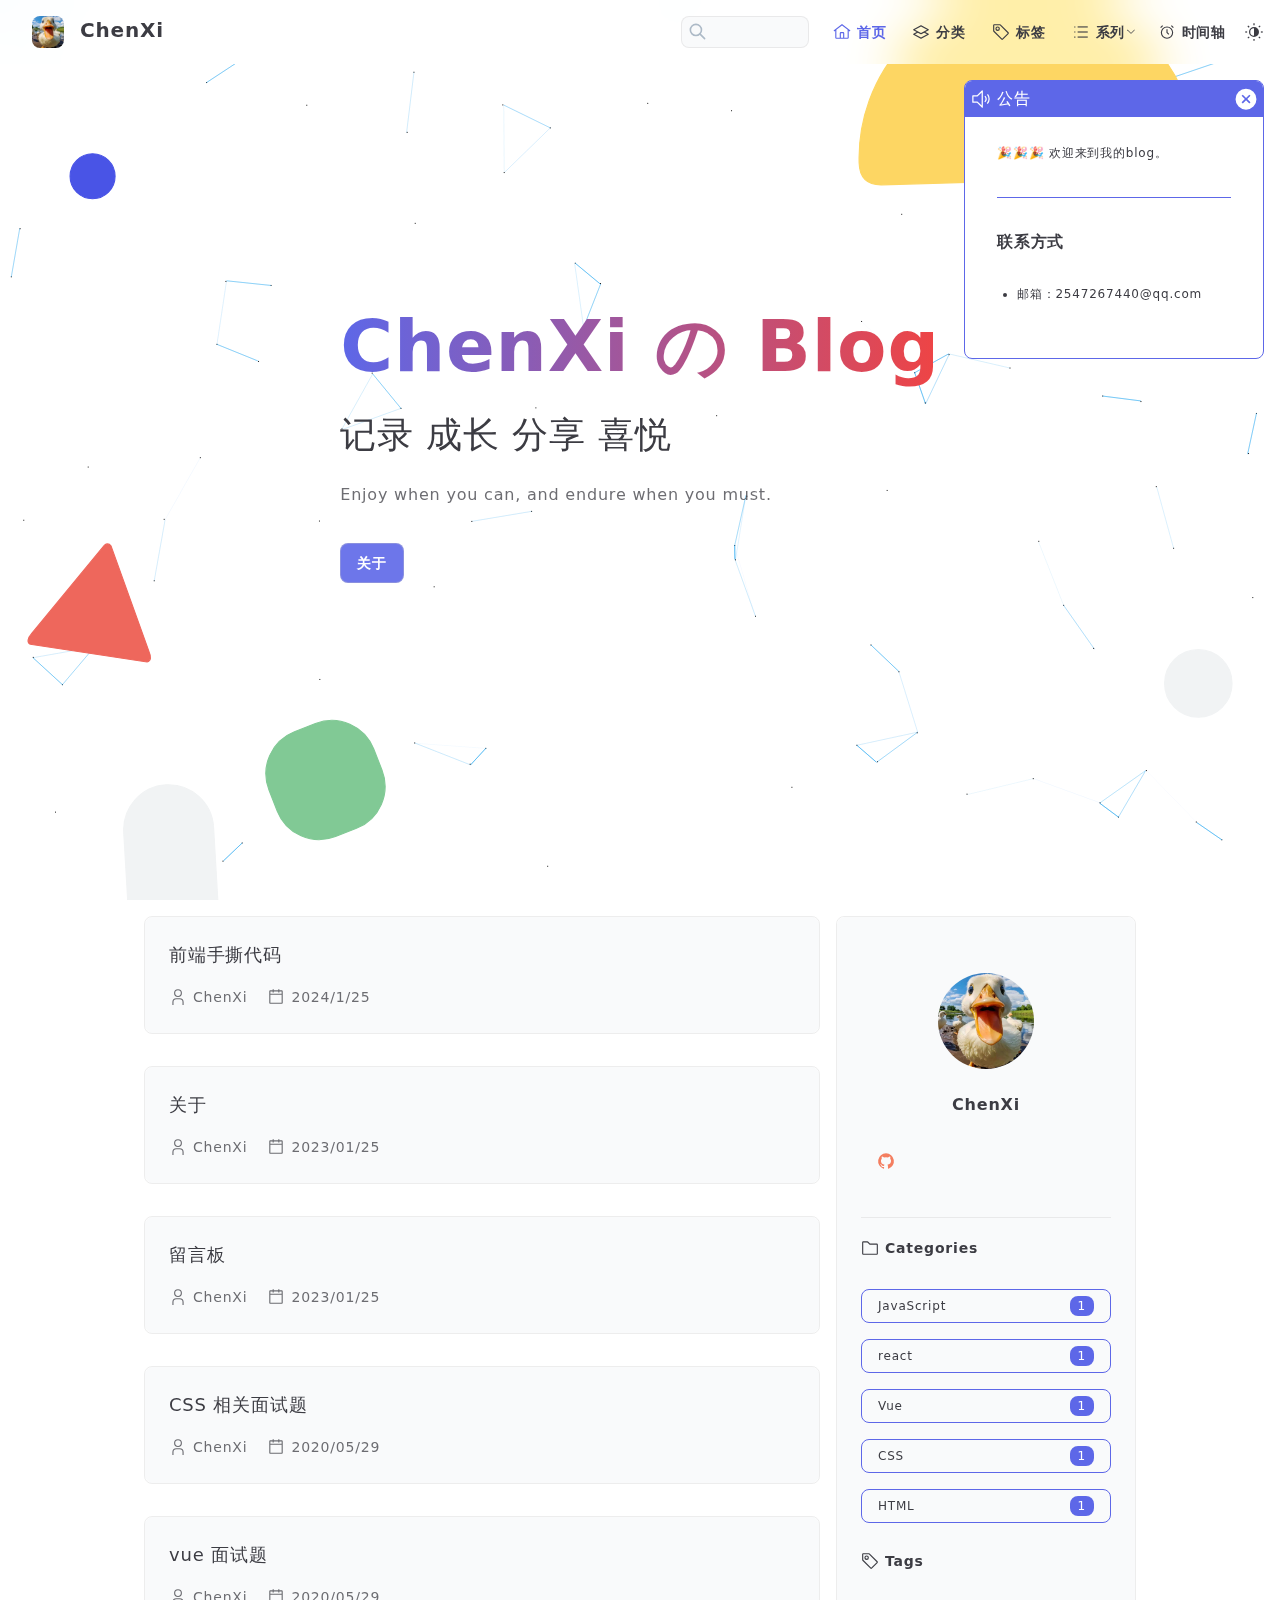
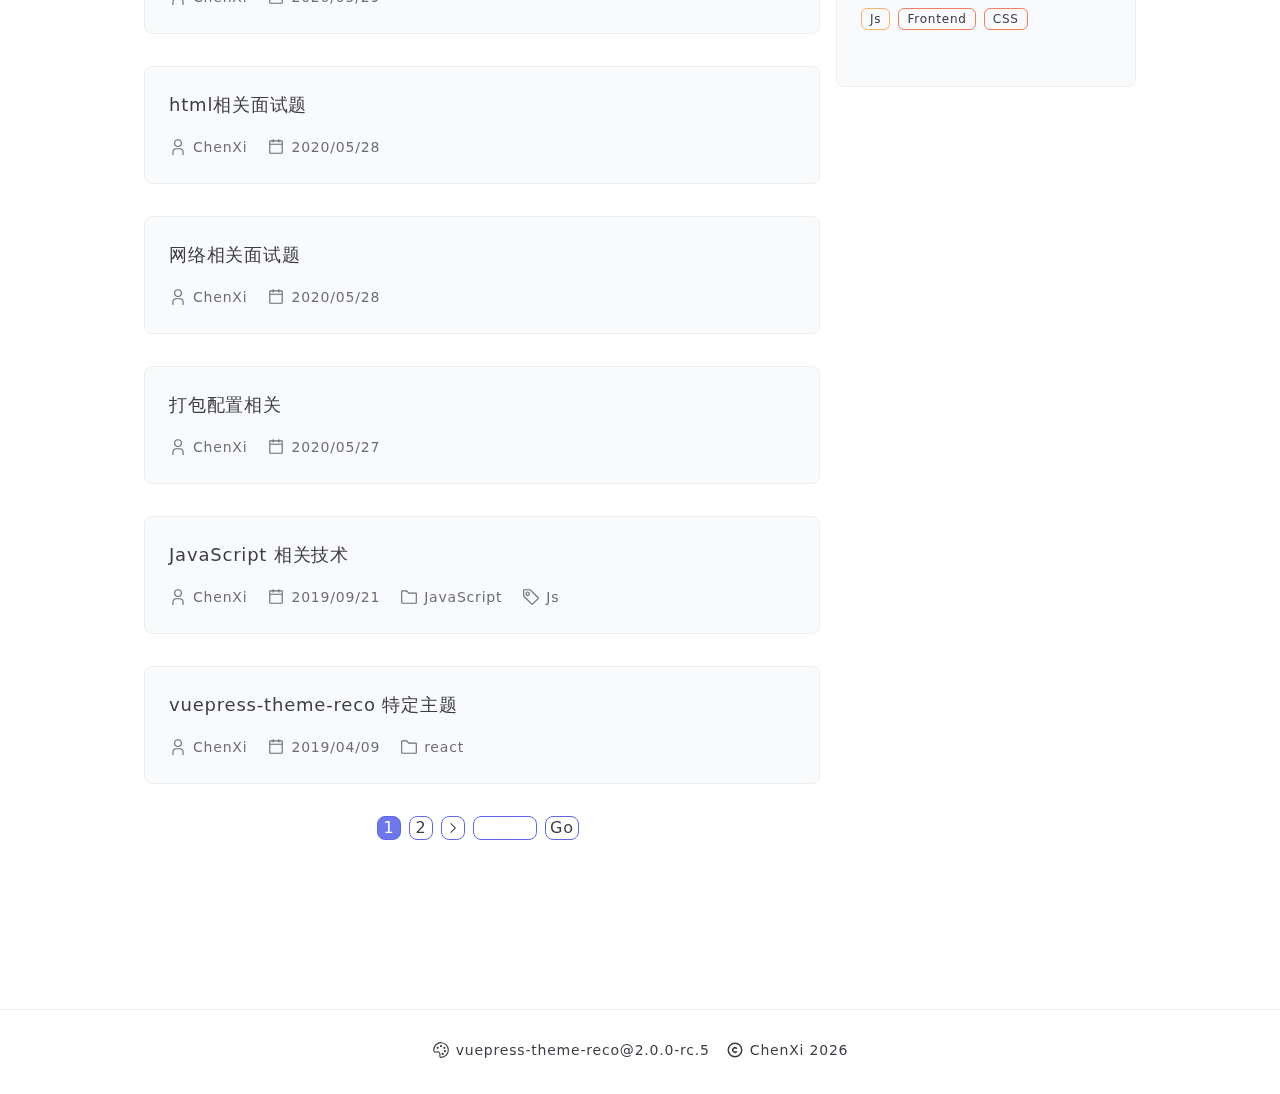
<file: index.html>
<!DOCTYPE html>
<html lang="en-US">
  <head>
    <meta charset="utf-8">
    <meta name="viewport" content="width=device-width,initial-scale=1">
    <meta name="generator" content="VuePress 2.0.0-rc.0">
    <script>
      (function() {
        const userMode = localStorage.getItem('vuepress-reco-color-scheme') || 'auto';
        const systemDarkMode = window.matchMedia && window.matchMedia('(prefers-color-scheme: dark)').matches;

        if (userMode === 'dark' || (userMode === 'auto' && systemDarkMode)) {
          document.documentElement.classList.toggle('dark', true);
        }
      })();
    </script>
    <title>ChenXi</title><meta name="description" content="Just playing around">
    <!--vuepress-ssr-resources-->
    <link rel="preload" href="/assets/style-oPmnjbiH.css" as="style"><link rel="stylesheet" href="/assets/style-oPmnjbiH.css">
  </head>
  <body>
    <div id="app"><!--vuepress-ssr-app--></div>
    <script type="module" src="/assets/app-T6GENy_a.js" defer></script>
  </body>
</html>
</file>
<file: assets/style-oPmnjbiH.css>
.bulletin-wrapper{--tw-text-opacity: 1;color:rgb(60 60 67 / var(--tw-text-opacity))}.dark .bulletin-wrapper{color:#fffff5db}.bulletin-wrapper{--tw-bg-opacity: 1;background-color:rgb(255 255 255 / var(--tw-bg-opacity))}.dark .bulletin-wrapper{--tw-bg-opacity: 1;background-color:rgb(22 22 23 / var(--tw-bg-opacity))}.bulletin-wrapper{position:fixed;top:5rem;right:1rem;z-index:10;box-sizing:border-box;border-radius:.5rem;border-width:1px;border-style:solid;border-color:#c8c8c852}.dark .bulletin-wrapper{border-color:#52525952}.bulletin-wrapper,.dark .bulletin-wrapper{--tw-border-opacity: 1;border-color:rgb(93 103 232 / var(--tw-border-opacity))}.bulletin-wrapper{min-height:200px;max-height:660px;overflow-y:auto}.bulletin-wrapper .bulletin-title{margin:0;box-sizing:border-box;display:flex;align-items:center;justify-content:space-between;--tw-bg-opacity: 1;background-color:rgb(93 103 232 / var(--tw-bg-opacity));padding:.375rem;--tw-text-opacity: 1;color:rgb(255 255 255 / var(--tw-text-opacity))}.bulletin-wrapper .bulletin-title .btn-close{right:.5rem;display:inline-block;height:1rem;width:1rem;cursor:pointer;--tw-text-opacity: 1;color:rgb(255 255 255 / var(--tw-text-opacity));width:22px;height:22px;fill:currentColor}.bulletin-wrapper .bulletin-content{box-sizing:border-box;padding:1.5rem 2rem}.bulletin-wrapper .bulletin-content .btn-group{text-align:center}.bulletin-wrapper .bulletin-content .btn{display:inline-block;height:3.5rem;width:3.5rem;cursor:pointer;border-radius:50%;--tw-bg-opacity: 1;background-color:rgb(93 103 232 / var(--tw-bg-opacity));text-align:center;--tw-text-opacity: 1;color:rgb(255 255 255 / var(--tw-text-opacity));line-height:3.5rem}.bulletin-wrapper .bulletin-content .btn:not(:first-child){margin-left:.5rem}.bulletin-wrapper .bulletin-content h5{margin-top:1rem;margin-bottom:1rem;padding-top:0}.bulletin-wrapper .bulletin-content img{width:100%}.bulletin-wrapper .bulletin-content hr{margin-top:2rem;margin-bottom:2rem;border-top-width:1px;border-style:solid;--tw-border-opacity: 1;border-color:rgb(93 103 232 / var(--tw-border-opacity))}@keyframes spin{0%{transform:rotate(0)}to{transform:rotate(360deg)}}@keyframes pulse{50%{background:#dcdcdc}}.v{font-size:16px;text-align:left}.v *{box-sizing:border-box;line-height:2;transition:all .3s ease}.v hr{margin:.825em 0;border-color:#f6f6f6;border-style:dashed}.v.hide-avatar .vimg{display:none}.v a{position:relative;cursor:pointer;color:#1abc9c;text-decoration:none;display:inline-block}.v a:hover{color:#d7191a}.v pre,.v code{background-color:#f6f6f6;color:#555;padding:.2em .4em;border-radius:3px;font-size:85%;margin:0}.v pre{padding:10px;overflow:auto;line-height:1.45}.v pre code{padding:0;background:transparent;white-space:pre-wrap;word-break:keep-all}.v blockquote{color:#666;margin:.5em 0;padding:0 0 0 1em;border-left:8px solid rgba(238,238,238,.5)}.v .vinput{border:none;resize:none;outline:none;padding:10px 5px;max-width:100%;font-size:.775em}.v input[type=checkbox],.v input[type=radio]{display:inline-block;vertical-align:middle;margin-top:-2px}.v .vwrap{border:1px solid #f0f0f0;border-radius:4px;margin-bottom:10px;overflow:hidden;position:relative;padding:10px}.v .vwrap input{background:transparent}.v .vwrap .vedit{position:relative;padding-top:10px}.v .vwrap .vedit .vctrl{text-align:right;font-size:12px}.v .vwrap .vedit .vctrl span{padding:10px;display:inline-block;vertical-align:middle;cursor:pointer}.v .vwrap .vedit .vemojis{display:none;font-size:18px;text-align:justify;max-height:145px;overflow:auto;margin-bottom:10px;box-shadow:0 0 1px #f0f0f0}.v .vwrap .vedit .vemojis i{font-style:normal;padding:7px 0;width:38px;cursor:pointer;text-align:center;display:inline-block;vertical-align:middle}.v .vwrap .vedit .vpreview{padding:7px;box-shadow:0 0 1px #f0f0f0}.v .vwrap .vedit .vpreview img,.v .vwrap .vedit .vpreview frame,.v .vwrap .vedit .vpreview iframe{max-width:100%;border:none}.v .vwrap .vheader .vinput{width:33.33%;border-bottom:1px #dedede dashed}.v .vwrap .vheader.item2 .vinput{width:50%}.v .vwrap .vheader.item1 .vinput{width:100%}.v .vwrap .vheader .vinput:focus{border-bottom-color:#eb5055}@media screen and (max-width: 520px){.v .vwrap .vheader .vinput,.v .vwrap .vheader.item2 .vinput{width:100%}}.v .vwrap .vcontrol{font-size:0;padding-top:15px}.v .vwrap .vcontrol .col{display:inline-block;font-size:16px;vertical-align:middle;color:#ccc}.v .vwrap .vcontrol .col.text-right{text-align:right}.v .vwrap .vcontrol .col svg{margin-right:2px;overflow:hidden;fill:currentColor;vertical-align:middle}.v .vwrap .vcontrol .col.col-20{width:20%}.v .vwrap .vcontrol .col.col-40{width:40%}.v .vwrap .vcontrol .col.col-60{width:60%}.v .vwrap .vcontrol .col.col-80{width:80%}.v .vwrap .vcontrol .col.split{width:50%}.v .vwrap .vmark{position:absolute;background:#000000a6;width:100%;height:100%;left:0;top:0}.v .vwrap .vmark .valert{padding-top:3em}.v .vwrap .vmark .valert .vtext{color:#fff;padding:1em 0}.v .vwrap .vmark .valert .vcode{width:4.6875em;border-radius:.3125em;padding:.5em;background:#dedede}.v .vwrap .vmark .valert .vcode:focus{border-color:#3090e4;background-color:#fff}@media screen and(max-width:720px){.v .vwrap .vmark .valert{padding-top:5.5em}.v .vwrap .vmark .valert .vtext{color:#fff;padding:1em 0}}.v .power{color:#999;font-size:.75em;padding:.5em 0}.v .power a{font-size:.75em}.v .vinfo{font-size:0;padding:5px}.v .vinfo .col{font-size:16px;display:inline-block;width:50%;vertical-align:middle}.v .vinfo .vcount .vnum{font-weight:600;font-size:1.25em}.v a{text-decoration:none;color:#555}.v a:hover{color:#222}.v ul,.v ol{padding:0;margin-left:1.25em}.v .txt-center{text-align:center}.v .txt-right{text-align:right}.v .pd5{padding:5px}.v .pd10{padding:10px}.v .veditor{width:100%;min-height:8.75em;font-size:.875em;resize:vertical;transition:all .25s ease;--tw-text-opacity: 1;color:rgb(60 60 67 / var(--tw-text-opacity))}.dark .v .veditor{color:#fffff5db}.v .veditor{--tw-bg-opacity: 1;background-color:rgb(249 250 251 / var(--tw-bg-opacity))}.dark .v .veditor{--tw-bg-opacity: 1;background-color:rgb(32 32 34 / var(--tw-bg-opacity))}.v .vbtn{transition-duration:.4s;text-align:center;color:#313131;border:1px solid #ededed;border-radius:.3em;display:inline-block;background:#ededed;margin-bottom:0;font-weight:400;vertical-align:middle;touch-action:manipulation;cursor:pointer;white-space:nowrap;padding:.5em 1.25em;font-size:.875em;line-height:1.42857143;-webkit-user-select:none;-moz-user-select:none;user-select:none;outline:none}.v .vbtn+.vbtn{margin-left:1.25em}.v .vbtn:active,.v .vbtn:hover{color:#3090e4;border-color:#3090e4;background-color:#fff}.v .vempty{padding:1.25em;text-align:center;color:#999}.v .vlist{width:100%}.v .vlist .vcard{padding-top:1.5em;position:relative;display:block}.v .vlist .vcard:after{content:"";clear:both;display:block}.v .vlist .vcard .vimg{width:3.125em;height:3.125em;float:left;border-radius:50%;margin-right:.7525em;border:1px solid #f5f5f5;padding:.125em}@media screen and (max-width: 720px){.v .vlist .vcard .vimg{width:2.5em;height:2.5em}}.v .vlist .vcard .vhead{line-height:1.5;margin-top:0}.v .vlist .vcard .vhead .vnick{position:relative;font-size:.875em;font-weight:500;margin-right:.875em;cursor:pointer;color:#1abc9c;text-decoration:none;display:inline-block}.v .vlist .vcard .vhead .vnick:hover{color:#d7191a}.v .vlist .vcard .vhead .vsys{display:inline-block;padding:.2em .5em;background:#ededed;color:#b3b1b1;font-size:.75em;border-radius:.2em;margin-right:.3em}@media screen and (max-width: 520px){.v .vlist .vcard .vhead .vsys{display:none}}.v .vlist .vcard .vh{overflow:hidden;padding-bottom:.5em;border-bottom:1px dashed #f5f5f5}.v .vlist .vcard .vh .vtime{color:#b3b3b3;font-size:.75em;margin-right:.875em}.v .vlist .vcard .vh .vmeta{line-height:1;position:relative}.v .vlist .vcard .vh .vmeta .vat{font-size:.8125em;color:#ef2f11;cursor:pointer;float:right}.v .vlist .vcard:last-child .vh{border-bottom:none}.v .vlist .vcard .vcontent{word-wrap:break-word;word-break:break-all;text-align:justify;color:#4a4a4a;font-size:.875em;line-height:2;position:relative;margin-bottom:.75em;padding-top:.625em}.v .vlist .vcard .vcontent img,.v .vlist .vcard .vcontent iframe,.v .vlist .vcard .vcontent frame{max-width:100%;border:none}.v .vlist .vcard .vcontent.expand{cursor:pointer;max-height:11.25em;overflow:hidden}.v .vlist .vcard .vcontent.expand:before{display:block;content:"";position:absolute;width:100%;left:0;top:0;bottom:3.15em;pointer-events:none;background:linear-gradient(180deg,#fff0,#ffffffe6)}.v .vlist .vcard .vcontent.expand:after{display:block;content:"Click on expand";text-align:center;color:#828586;position:absolute;width:100%;height:3.15em;line-height:3.15em;left:0;bottom:0;pointer-events:none;background:#ffffffe6}.v .vlist .vcard .vquote{color:#666;margin-top:1em;padding-left:1em;border-left:1px dashed rgba(238,238,238,.5)}.v .vlist .vcard .vquote .vimg{width:2.225em;height:2.225em}.v .vpage .vmore{margin:1em 0}.v .clear{content:"";display:block;clear:both}.v .vloading{position:relative;padding:20px;display:block;height:80px}.v .vloading:before{box-sizing:border-box;content:"";position:absolute;display:inline-block;top:20px;left:50%;margin-left:-20px;width:40px;height:40px;border:6px double rgb(160,160,160);border-top-color:transparent;border-bottom-color:transparent;border-radius:50%;animation:spin 1s infinite linear}.reco-valine-wrapper #valine.v .vbtn{border-width:1px;border-style:solid;border-color:#c8c8c852}.dark .reco-valine-wrapper #valine.v .vbtn{border-color:#52525952}.reco-valine-wrapper #valine.v .vbtn{border-radius:.5rem;--tw-border-opacity: 1;border-color:rgb(93 103 232 / var(--tw-border-opacity));--tw-text-opacity: 1;color:rgb(93 103 232 / var(--tw-text-opacity))}.reco-valine-wrapper #valine.v .vbtn:hover{background-color:#5d67e8e6;--tw-text-opacity: 1;color:rgb(60 60 67 / var(--tw-text-opacity))}.reco-valine-wrapper #valine.v .vwrap{border-width:1px;border-style:solid;border-color:#c8c8c852}.dark .reco-valine-wrapper #valine.v .vwrap{border-color:#52525952}.reco-valine-wrapper #valine.v .vwrap{border-radius:.5rem;--tw-text-opacity: 1;color:rgb(60 60 67 / var(--tw-text-opacity))}.dark .reco-valine-wrapper #valine.v .vwrap{color:#fffff5db}.reco-valine-wrapper #valine.v .vwrap{--tw-bg-opacity: 1;background-color:rgb(249 250 251 / var(--tw-bg-opacity))}.dark .reco-valine-wrapper #valine.v .vwrap{--tw-bg-opacity: 1;background-color:rgb(32 32 34 / var(--tw-bg-opacity))}.reco-valine-wrapper #valine.v .vwrap .vheader .vinput{border-width:1px;border-style:solid;border-color:#c8c8c852}.dark .reco-valine-wrapper #valine.v .vwrap .vheader .vinput{border-color:#52525952}.reco-valine-wrapper #valine.v .vwrap .vheader .vinput{border-width:0px;border-bottom-width:1px;--tw-text-opacity: 1;color:rgb(60 60 67 / var(--tw-text-opacity))}.dark .reco-valine-wrapper #valine.v .vwrap .vheader .vinput{color:#fffff5db}.reco-valine-wrapper #valine.v .vwrap .vheader .vinput{--tw-bg-opacity: 1;background-color:rgb(249 250 251 / var(--tw-bg-opacity))}.dark .reco-valine-wrapper #valine.v .vwrap .vheader .vinput{--tw-bg-opacity: 1;background-color:rgb(32 32 34 / var(--tw-bg-opacity))}.reco-valine-wrapper #valine.v .vwrap .vheader .vinput{border-style:dashed}.reco-valine-wrapper #valine.v .vwrap .vheader .vinput:focus{--tw-border-opacity: 1;border-color:rgb(93 103 232 / var(--tw-border-opacity))}.reco-valine-wrapper #valine.v .vwrap .vheader .vinput:-internal-autofill-selected{--tw-text-opacity: 1;color:rgb(60 60 67 / var(--tw-text-opacity))}.dark .reco-valine-wrapper #valine.v .vwrap .vheader .vinput:-internal-autofill-selected{color:#fffff5db}.reco-valine-wrapper #valine.v .vwrap .vheader .vinput:-internal-autofill-selected{--tw-bg-opacity: 1;background-color:rgb(255 255 255 / var(--tw-bg-opacity))}.dark .reco-valine-wrapper #valine.v .vwrap .vheader .vinput:-internal-autofill-selected{--tw-bg-opacity: 1;background-color:rgb(22 22 23 / var(--tw-bg-opacity))}.reco-valine-wrapper #valine.v .vwrap .vtext{--tw-text-opacity: 1;color:rgb(60 60 67 / var(--tw-text-opacity))}.dark .reco-valine-wrapper #valine.v .vwrap .vtext{color:#fffff5db}.reco-valine-wrapper #valine.v .vwrap .vtext input{border-width:1px;border-style:solid;border-color:#c8c8c852}.dark .reco-valine-wrapper #valine.v .vwrap .vtext input{border-color:#52525952}.reco-valine-wrapper #valine.v .vwrap .vtext input{--tw-text-opacity: 1;color:rgb(60 60 67 / var(--tw-text-opacity))}.dark .reco-valine-wrapper #valine.v .vwrap .vtext input{color:#fffff5db}.reco-valine-wrapper #valine.v .vwrap .vtext input{--tw-bg-opacity: 1;background-color:rgb(249 250 251 / var(--tw-bg-opacity))}.dark .reco-valine-wrapper #valine.v .vwrap .vtext input{--tw-bg-opacity: 1;background-color:rgb(32 32 34 / var(--tw-bg-opacity))}.reco-valine-wrapper #valine.v .vwrap .vtext input{--tw-text-opacity: 1;color:rgb(93 103 232 / var(--tw-text-opacity))}.reco-valine-wrapper #valine.v .vicon.actived{fill:currentColor;--tw-text-opacity: 1;color:rgb(93 103 232 / var(--tw-text-opacity))}.reco-valine-wrapper #valine.v .vinfo{padding-left:.5rem}.reco-valine-wrapper #valine.v .vcard{position:relative}.reco-valine-wrapper #valine.v .vcard .vquote{border-width:1px;border-style:solid;border-color:#c8c8c852}.dark .reco-valine-wrapper #valine.v .vcard .vquote{border-color:#52525952}.reco-valine-wrapper #valine.v .vcard .vquote{border-width:0px;border-left-width:1px;margin-left:.5rem;border-style:dashed}.reco-valine-wrapper #valine.v .vcard .vimg{position:absolute;top:1.75rem;height:2.75rem;width:2.75rem;border-radius:.5rem;border-width:1px;border-color:#5d67e8e6;padding:0}.reco-valine-wrapper #valine.v .vcard .vhead .vnick{--tw-text-opacity: 1;color:rgb(93 103 232 / var(--tw-text-opacity))}.reco-valine-wrapper #valine.v .vcard .vhead .vnick:before{--tw-bg-opacity: 1;background-color:rgb(93 103 232 / var(--tw-bg-opacity))}.reco-valine-wrapper #valine.v .vh{border-bottom-width:0px}.reco-valine-wrapper #valine.v .vh .vhead{padding-left:4rem}.reco-valine-wrapper #valine.v .vh .vhead .vsys{--tw-text-opacity: 1;color:rgb(60 60 67 / var(--tw-text-opacity))}.dark .reco-valine-wrapper #valine.v .vh .vhead .vsys{color:#fffff5db}.reco-valine-wrapper #valine.v .vh .vhead .vsys{--tw-bg-opacity: 1;background-color:rgb(249 250 251 / var(--tw-bg-opacity))}.dark .reco-valine-wrapper #valine.v .vh .vhead .vsys{--tw-bg-opacity: 1;background-color:rgb(32 32 34 / var(--tw-bg-opacity))}.reco-valine-wrapper #valine.v .vh .vhead .vsys{color:#5d67e8e6}.reco-valine-wrapper #valine.v .vh .vmeta{margin-bottom:1rem;padding-left:4rem}.reco-valine-wrapper #valine.v .vh .vmeta .vat{margin-right:.375rem;border-radius:.375rem;border-width:1px;border-style:solid;--tw-border-opacity: 1;border-color:rgb(93 103 232 / var(--tw-border-opacity));padding-left:.375rem;padding-right:.375rem;padding-top:0;padding-bottom:0;--tw-text-opacity: 1;color:rgb(93 103 232 / var(--tw-text-opacity))}.reco-valine-wrapper #valine.v .vh .vmeta .vat:hover{background-color:#5d67e8e6;--tw-text-opacity: 1;color:rgb(255 255 255 / var(--tw-text-opacity))}.reco-valine-wrapper #valine.v .vh .vcontent{--tw-text-opacity: 1;color:rgb(60 60 67 / var(--tw-text-opacity))}.dark .reco-valine-wrapper #valine.v .vh .vcontent{color:#fffff5db}.reco-valine-wrapper #valine.v .vh .vcontent{--tw-bg-opacity: 1;background-color:rgb(249 250 251 / var(--tw-bg-opacity))}.dark .reco-valine-wrapper #valine.v .vh .vcontent{--tw-bg-opacity: 1;background-color:rgb(32 32 34 / var(--tw-bg-opacity))}.reco-valine-wrapper #valine.v .vh .vcontent{margin:0;border-radius:.5rem;padding:.125rem .625rem}.reco-valine-wrapper #valine.v .vh .vcontent p .at{--tw-text-opacity: 1;color:rgb(93 103 232 / var(--tw-text-opacity))}.reco-valine-wrapper #valine.v .vh .vcontent.expand:before{background-image:linear-gradient(to bottom,var(--tw-gradient-stops));--tw-gradient-from: rgb(249 250 251 / 0);--tw-gradient-to: rgb(249 250 251 / 0);--tw-gradient-stops: var(--tw-gradient-from), var(--tw-gradient-to);--tw-gradient-to: #ffffff}.dark .reco-valine-wrapper #valine.v .vh .vcontent.expand:before{--tw-gradient-from: rgb(32 32 34 / 0);--tw-gradient-to: rgb(32 32 34 / 0);--tw-gradient-stops: var(--tw-gradient-from), var(--tw-gradient-to);--tw-gradient-to: #161617}.reco-valine-wrapper #valine.v .vh .vcontent.expand:after{--tw-text-opacity: 1;color:rgb(60 60 67 / var(--tw-text-opacity))}.dark .reco-valine-wrapper #valine.v .vh .vcontent.expand:after{color:#fffff5db}.reco-valine-wrapper #valine.v .vh .vcontent.expand:after{--tw-bg-opacity: 1;background-color:rgb(255 255 255 / var(--tw-bg-opacity))}.dark .reco-valine-wrapper #valine.v .vh .vcontent.expand:after{--tw-bg-opacity: 1;background-color:rgb(22 22 23 / var(--tw-bg-opacity))}.reco-valine-wrapper #valine.v .vh .vcontent.expand:after{--tw-text-opacity: 1 !important;color:rgb(93 103 232 / var(--tw-text-opacity))!important}.reco-valine-wrapper #valine.v .info{padding-right:.625rem}.reco-valine-wrapper #valine.v code,.reco-valine-wrapper #valine.v pre,.reco-valine-wrapper #valine.v .vbtn{--tw-text-opacity: 1;color:rgb(60 60 67 / var(--tw-text-opacity))}.dark .reco-valine-wrapper #valine.v code,.dark .reco-valine-wrapper #valine.v pre,.dark .reco-valine-wrapper #valine.v .vbtn{color:#fffff5db}.reco-valine-wrapper #valine.v code,.reco-valine-wrapper #valine.v pre,.reco-valine-wrapper #valine.v .vbtn{--tw-bg-opacity: 1;background-color:rgb(249 250 251 / var(--tw-bg-opacity))}.dark .reco-valine-wrapper #valine.v code,.dark .reco-valine-wrapper #valine.v pre,.dark .reco-valine-wrapper #valine.v .vbtn{--tw-bg-opacity: 1;background-color:rgb(32 32 34 / var(--tw-bg-opacity))}.reco-valine-wrapper #valine.v a{--tw-text-opacity: 1;color:rgb(93 103 232 / var(--tw-text-opacity))}.reco-valine-wrapper #valine.v a:before{--tw-bg-opacity: 1;background-color:rgb(93 103 232 / var(--tw-bg-opacity))}:root{--waline-font-size: 1rem;--waline-white: #fff;--waline-light-grey: #999;--waline-dark-grey: #666;--waline-theme-color: #27ae60;--waline-active-color: #2ecc71;--waline-color: #444;--waline-bgcolor: #fff;--waline-bgcolor-light: #f8f8f8;--waline-bgcolor-hover: #f0f0f0;--waline-border-color: #ddd;--waline-disable-bgcolor: #f8f8f8;--waline-disable-color: #000;--waline-code-bgcolor: #282c34;--waline-bq-color: #f0f0f0;--waline-avatar-size: 3.25rem;--waline-m-avatar-size: calc(var(--waline-avatar-size) * 9 / 13);--waline-badge-color: #3498db;--waline-badge-font-size: .75em;--waline-info-bgcolor: #f8f8f8;--waline-info-color: #999;--waline-info-font-size: .625em;--waline-border: 1px solid var(--waline-border-color);--waline-avatar-radius: 50%;--waline-box-shadow: none}[data-waline]{font-size:var(--waline-font-size);text-align:start}[dir=rtl] [data-waline]{direction:rtl}[data-waline] *{box-sizing:content-box;line-height:1.75}[data-waline] p{color:var(--waline-color)}[data-waline] a{position:relative;display:inline-block;color:var(--waline-theme-color);text-decoration:none;word-break:break-word;cursor:pointer}[data-waline] a:hover{color:var(--waline-active-color)}[data-waline] img{max-width:100%;max-height:400px;border:none}[data-waline] hr{margin:.825em 0;border-style:dashed;border-color:var(--waline-bgcolor-light)}[data-waline] code,[data-waline] pre{margin:0;padding:.2em .4em;border-radius:3px;background:var(--waline-bgcolor-light);font-size:85%}[data-waline] pre{overflow:auto;padding:10px;line-height:1.45}[data-waline] pre::-webkit-scrollbar{width:6px;height:6px}[data-waline] pre::-webkit-scrollbar-track-piece:horizontal{border-radius:6px;background:#0000001a}[data-waline] pre::-webkit-scrollbar-thumb:horizontal{width:6px;border-radius:6px;background:var(--waline-theme-color)}[data-waline] pre code{padding:0;background:#0000;color:var(--waline-color);white-space:pre-wrap;word-break:keep-all}[data-waline] blockquote{margin:.5em 0;padding:.5em 0 .5em 1em;border-inline-start:8px solid var(--waline-bq-color);color:var(--waline-dark-grey)}[data-waline] blockquote>p{margin:0}[data-waline] ol,[data-waline] ul{margin-inline-start:1.25em;padding:0}[data-waline] input[type=checkbox],[data-waline] input[type=radio]{display:inline-block;vertical-align:middle;margin-top:-2px}.wl-btn{display:inline-block;vertical-align:middle;min-width:2.5em;margin-bottom:0;padding:.5em 1em;border:1px solid var(--waline-border-color);border-radius:.5em;background:#0000;color:var(--waline-color);font-weight:400;font-size:.75em;line-height:1.5;text-align:center;white-space:nowrap;cursor:pointer;-webkit-user-select:none;user-select:none;transition-duration:.4s;touch-action:manipulation}.wl-btn:hover,.wl-btn:active{border-color:var(--waline-theme-color);color:var(--waline-theme-color)}.wl-btn:disabled{border-color:var(--waline-border-color);background:var(--waline-disable-bgcolor);color:var(--waline-disable-color);cursor:not-allowed}.wl-btn.primary{border-color:var(--waline-theme-color);background:var(--waline-theme-color);color:var(--waline-white)}.wl-btn.primary:hover,.wl-btn.primary:active{border-color:var(--waline-active-color);background:var(--waline-active-color);color:var(--waline-white)}.wl-btn.primary:disabled{border-color:var(--waline-border-color);background:var(--waline-disable-bgcolor);color:var(--waline-disable-color);cursor:not-allowed}.wl-loading{text-align:center}.wl-loading svg{margin:0 auto}.wl-comment{position:relative;display:flex;margin-bottom:.75em}.wl-close{position:absolute;top:-4px;inset-inline-end:-4px;padding:0;border:none;background:#0000;line-height:1;cursor:pointer}.wl-login-info{max-width:80px;margin-top:.75em;text-align:center}.wl-logout-btn{position:absolute;top:-10px;inset-inline-end:-10px;padding:3px;border:none;background:#0000;line-height:0;cursor:pointer}.wl-avatar{position:relative;width:var(--waline-avatar-size);height:var(--waline-avatar-size);margin:0 auto;border:var(--waline-border);border-radius:var(--waline-avatar-radius)}@media (max-width: 720px){.wl-avatar{width:var(--waline-m-avatar-size);height:var(--waline-m-avatar-size)}}.wl-avatar img{width:100%;height:100%;border-radius:var(--waline-avatar-radius)}.wl-login-nick{display:block;color:var(--waline-theme-color);font-size:.75em;word-break:break-all}.wl-panel{position:relative;flex-shrink:1;width:100%;margin:.5em;border:var(--waline-border);border-radius:.75em;background:var(--waline-bgcolor);box-shadow:var(--waline-box-shadow)}.wl-header{display:flex;overflow:hidden;padding:0 4px;border-bottom:2px dashed var(--waline-border-color);border-top-left-radius:.75em;border-top-right-radius:.75em}@media (max-width: 580px){.wl-header{display:block}}.wl-header label{min-width:40px;padding:.75em .5em;color:var(--waline-color);font-size:.75em;text-align:center}.wl-header input{flex:1;width:0;padding:.5em;background:#0000;font-size:.625em;resize:none}.wl-header-item{display:flex;flex:1}@media (max-width: 580px){.wl-header-item:not(:last-child){border-bottom:2px dashed var(--waline-border-color)}}.wl-header-1 .wl-header-item{width:100%}.wl-header-2 .wl-header-item{width:50%}@media (max-width: 580px){.wl-header-2 .wl-header-item{flex:0;width:100%}}.wl-header-3 .wl-header-item{width:33.33%}@media (max-width: 580px){.wl-header-3 .wl-header-item{width:100%}}.wl-editor{position:relative;width:calc(100% - 1em);min-height:8.75em;margin:.75em .5em;border-radius:.5em;background:#0000;font-size:.875em;resize:vertical}.wl-editor,.wl-input{max-width:100%;border:none;color:var(--waline-color);outline:none;transition:all .25s ease}.wl-editor:focus,.wl-input:focus{background:var(--waline-bgcolor-light)}.wl-preview{padding:0 .5em .5em}.wl-preview h4{margin:.25em;font-weight:700;font-size:.9375em}.wl-preview .wl-content{min-height:1.25em;padding:.25em;word-break:break-word;-webkit-hyphens:auto;hyphens:auto}.wl-preview .wl-content>*:first-child{margin-top:0}.wl-preview .wl-content>*:last-child{margin-bottom:0}.wl-footer{position:relative;display:flex;flex-wrap:wrap;margin:.5em .75em}.wl-actions{display:flex;flex:2;align-items:center}.wl-action{display:inline-flex;align-items:center;justify-content:center;width:1.5em;height:1.5em;margin:2px;padding:0;border:none;background:#0000;color:var(--waline-color);font-size:16px;cursor:pointer}.wl-action:hover{color:var(--waline-theme-color)}.wl-action.active{color:var(--waline-active-color)}#wl-image-upload{display:none}#wl-image-upload:focus+label{color:var(--waline-color)}#wl-image-upload:focus-visible+label{outline:-webkit-focus-ring-color auto 1px}.wl-info{display:flex;flex:3;align-items:center;justify-content:flex-end}.wl-info .wl-text-number{color:var(--waline-info-color);font-size:.75em}.wl-info .wl-text-number .illegal{color:red}.wl-info button{margin-inline-start:.75em}.wl-info button svg{display:block;margin:0 auto;line-height:18px}.wl-emoji-popup{position:absolute;top:100%;inset-inline-start:1.25em;z-index:10;max-width:526px;border:var(--waline-border);border-radius:6px;background:var(--waline-bgcolor);box-shadow:var(--waline-box-shadow);opacity:0;visibility:hidden;transition:transform .2s ease-out,opacity .2s ease-out;transform:scale(.9);transform-origin:0 0}.wl-emoji-popup.display{opacity:1;visibility:visible;transform:none}.wl-emoji-popup button{display:inline-block;vertical-align:middle;width:2em;margin:.125em;padding:0;border-width:0;background:#0000;font-size:inherit;line-height:2;text-align:center;cursor:pointer}.wl-emoji-popup button:hover{background:var(--waline-bgcolor-hover)}.wl-emoji-popup .wl-emoji{display:inline-block;vertical-align:middle;max-width:1.5em;max-height:1.5em}.wl-emoji-popup .wl-tab-wrapper{overflow-y:auto;max-height:145px;padding:.5em}.wl-emoji-popup .wl-tab-wrapper::-webkit-scrollbar{width:6px;height:6px}.wl-emoji-popup .wl-tab-wrapper::-webkit-scrollbar-track-piece:vertical{border-radius:6px;background:#0000001a}.wl-emoji-popup .wl-tab-wrapper::-webkit-scrollbar-thumb:vertical{width:6px;border-radius:6px;background:var(--waline-theme-color)}.wl-emoji-popup .wl-tabs{position:relative;overflow-x:auto;padding:0 6px;white-space:nowrap}.wl-emoji-popup .wl-tabs:before{content:" ";position:absolute;top:0;right:0;left:0;z-index:2;height:1px;background:var(--waline-border-color)}.wl-emoji-popup .wl-tabs::-webkit-scrollbar{width:6px;height:6px}.wl-emoji-popup .wl-tabs::-webkit-scrollbar-track-piece:horizontal{border-radius:6px;background:#0000001a}.wl-emoji-popup .wl-tabs::-webkit-scrollbar-thumb:horizontal{height:6px;border-radius:6px;background:var(--waline-theme-color)}.wl-emoji-popup .wl-tab{position:relative;margin:0;padding:0 .5em}.wl-emoji-popup .wl-tab.active{z-index:3;border:1px solid var(--waline-border-color);border-top-width:0;border-bottom-right-radius:6px;border-bottom-left-radius:6px;background:var(--waline-bgcolor)}.wl-gif-popup{position:absolute;top:100%;inset-inline-start:1.25em;z-index:10;width:calc(100% - 3em);padding:.75em .75em .25em;border:var(--waline-border);border-radius:6px;background:var(--waline-bgcolor);box-shadow:var(--waline-box-shadow);opacity:0;visibility:hidden;transition:transform .2s ease-out,opacity .2s ease-out;transform:scale(.9);transform-origin:0 0}.wl-gif-popup.display{opacity:1;visibility:visible;transform:none}.wl-gif-popup input{box-sizing:border-box;width:100%;margin-bottom:10px;padding:3px 5px;border:var(--waline-border)}.wl-gif-popup img{display:block;box-sizing:border-box;width:100%;border-width:2px;border-style:solid;border-color:#fff;cursor:pointer}.wl-gif-popup img:hover{border-color:var(--waline-theme-color);border-radius:2px}.wl-gallery{display:flex;overflow-y:auto;max-height:80vh}.wl-gallery-column{display:flex;flex:1;flex-direction:column;height:max-content}.wl-cards .wl-user{--avatar-size: var(--waline-avatar-size);position:relative;margin-inline-end:.75em}@media (max-width: 720px){.wl-cards .wl-user{--avatar-size: var(--waline-m-avatar-size)}}.wl-cards .wl-user img{width:var(--avatar-size);height:var(--avatar-size);border-radius:var(--waline-avatar-radius);box-shadow:var(--waline-box-shadow)}.wl-cards .wl-user .verified-icon{position:absolute;top:calc(var(--avatar-size)*3/4);inset-inline-start:calc(var(--avatar-size)*3/4);border-radius:50%;background:var(--waline-bgcolor);box-shadow:var(--waline-box-shadow)}.wl-card-item{position:relative;display:flex;padding:.5em}.wl-card-item .wl-card-item{padding-inline-end:0}.wl-card{flex:1;width:0;padding-bottom:.5em;border-bottom:1px dashed var(--waline-border-color)}.wl-card:first-child{margin-inline-start:1em}.wl-card-item:last-child .wl-card{border-bottom:none}.wl-card .wl-head{overflow:hidden;line-height:1.5}.wl-card .wl-nick{position:relative;display:inline-block;margin-inline-end:.5em;font-weight:700;font-size:.875em;line-height:1;text-decoration:none}.wl-card .wl-nick svg{position:relative;bottom:-.125em;line-height:1}.wl-card span.wl-nick{color:var(--waline-dark-grey)}.wl-card .wl-badge{display:inline-block;margin-inline-end:1em;padding:0 .3em;border:1px solid var(--waline-badge-color);border-radius:4px;color:var(--waline-badge-color);font-size:var(--waline-badge-font-size)}.wl-card .wl-time{margin-inline-end:.875em;color:var(--waline-info-color);font-size:.75em}.wl-card .wl-meta{position:relative;line-height:1}.wl-card .wl-meta>span{display:inline-block;margin-inline-end:.25em;padding:2px 4px;border-radius:.2em;background:var(--waline-info-bgcolor);color:var(--waline-info-color);font-size:var(--waline-info-font-size);line-height:1.5}.wl-card .wl-meta>span:empty{display:none}.wl-card .wl-comment-actions{float:right;line-height:1}[dir=rtl] .wl-card .wl-comment-actions{float:left}.wl-card .wl-delete,.wl-card .wl-like,.wl-card .wl-reply,.wl-card .wl-edit{display:inline-flex;align-items:center;border:none;background:#0000;color:var(--waline-color);line-height:1;cursor:pointer;transition:color .2s ease}.wl-card .wl-delete:hover,.wl-card .wl-like:hover,.wl-card .wl-reply:hover,.wl-card .wl-edit:hover{color:var(--waline-theme-color)}.wl-card .wl-delete.active,.wl-card .wl-like.active,.wl-card .wl-reply.active,.wl-card .wl-edit.active{color:var(--waline-active-color)}.wl-card .wl-content{position:relative;margin-bottom:.75em;padding-top:.625em;font-size:.875em;line-height:2;word-wrap:break-word}.wl-card .wl-content.expand{overflow:hidden;max-height:8em;cursor:pointer}.wl-card .wl-content.expand:before{content:"";position:absolute;top:0;bottom:3.15em;inset-inline-start:0;z-index:999;display:block;width:100%;background:linear-gradient(180deg,#000,#ffffffe6)}.wl-card .wl-content.expand:after{content:attr(data-expand);position:absolute;bottom:0;inset-inline-start:0;z-index:999;display:block;width:100%;height:3.15em;background:#ffffffe6;color:#828586;line-height:3.15em;text-align:center}.wl-card .wl-content>*:first-child{margin-top:0}.wl-card .wl-content>*:last-child{margin-bottom:0}.wl-card .wl-admin-actions{margin:8px 0;font-size:12px;text-align:right}.wl-card .wl-comment-status{margin:0 8px}.wl-card .wl-comment-status .wl-btn{border-radius:0}.wl-card .wl-comment-status .wl-btn:first-child{border-inline-end:0;border-radius:.5em 0 0 .5em}.wl-card .wl-comment-status .wl-btn:last-child{border-inline-start:0;border-radius:0 .5em .5em 0}.wl-card .wl-quote{border-inline-start:1px dashed rgba(237,237,237,.5)}.wl-card .wl-quote .wl-user{--avatar-size: var(--waline-m-avatar-size)}.wl-close-icon{color:var(--waline-border-color)}.wl-content .vemoji,.wl-content .wl-emoji{display:inline-block;vertical-align:baseline;height:1.25em;margin:-.125em .25em}.wl-content .wl-tex{background:var(--waline-info-bgcolor);color:var(--waline-info-color)}.wl-content span.wl-tex{display:inline-block;margin-inline-end:.25em;padding:2px 4px;border-radius:.2em;font-size:var(--waline-info-font-size);line-height:1.5}.wl-content p.wl-tex{text-align:center}.wl-content .katex-display{overflow:auto hidden;-webkit-overflow-scrolling:touch;padding-top:.2em;padding-bottom:.2em}.wl-content .katex-display::-webkit-scrollbar{height:3px}.wl-content .katex-error{color:red}.wl-count{flex:1;font-weight:700;font-size:1.25em}.wl-empty{overflow:auto;padding:1.25em;color:var(--waline-color);text-align:center}.wl-operation{text-align:center}.wl-operation button{margin:1em 0}.wl-power{padding:.5em 0;color:var(--waline-light-grey);font-size:var(--waline-info-font-size);text-align:end}.wl-meta-head{display:flex;flex-direction:row;align-items:center;padding:.375em}.wl-sort{margin:0;list-style-type:none}.wl-sort li{display:inline-block;color:var(--waline-info-color);font-size:.75em;cursor:pointer}.wl-sort li.active{color:var(--waline-theme-color)}.wl-sort li+li{margin-inline-start:1em}.wl-reaction{overflow:auto hidden;margin-bottom:1.75em;text-align:center}.wl-reaction img{width:100%;height:100%;transition:all .25s ease-in-out}.wl-reaction-title{margin:16px auto;font-weight:700;font-size:18px}.wl-reaction-list{display:flex;flex-direction:row;gap:16px;justify-content:center;margin:0;padding:8px;list-style-type:none}@media (max-width: 580px){.wl-reaction-list{gap:12px}}[data-waline] .wl-reaction-list{margin-inline-start:0}.wl-reaction-item{display:flex;flex-direction:column;align-items:center;cursor:pointer}.wl-reaction-item:hover img,.wl-reaction-item.active img{transform:scale(1.15)}.wl-reaction-img{position:relative;width:42px;height:42px}@media (max-width: 580px){.wl-reaction-img{width:32px;height:32px}}.wl-reaction-loading{position:absolute;top:-4px;inset-inline-end:-5px;width:18px;height:18px;color:var(--waline-theme-color)}.wl-reaction-votes{position:absolute;top:-9px;inset-inline-end:-9px;min-width:1em;padding:2px;border:1px solid var(--waline-theme-color);border-radius:1em;background:var(--waline-bgcolor);color:var(--waline-theme-color);font-weight:700;font-size:.75em;line-height:1}.wl-reaction-item.active .wl-reaction-votes{background:var(--waline-theme-color);color:var(--waline-bgcolor)}.wl-reaction-text{font-size:.875em}.wl-reaction-item.active .wl-reaction-text{color:var(--waline-theme-color)}.wl-content pre,.wl-content pre[class*=language-]{overflow:auto;margin:.75rem 0;padding:1rem 1.25rem;border-radius:6px;background:var(--waline-code-bgcolor);line-height:1.4}.wl-content pre code,.wl-content pre[class*=language-] code{padding:0;border-radius:0;background:#0000!important;color:#bbb;direction:ltr}.wl-content code[class*=language-],.wl-content pre[class*=language-]{background:none;color:#ccc;font-size:1em;font-family:Consolas,Monaco,Andale Mono,Ubuntu Mono,monospace;text-align:left;white-space:pre;word-spacing:normal;word-wrap:normal;word-break:normal;-moz-tab-size:4;tab-size:4;-webkit-hyphens:none;hyphens:none}.wl-content pre[class*=language-]{overflow:auto}.wl-content :not(pre)>code[class*=language-],.wl-content pre[class*=language-]{background:#2d2d2d}.wl-content :not(pre)>code[class*=language-]{padding:.1em;border-radius:.3em;white-space:normal}.wl-content .token.comment,.wl-content .token.block-comment,.wl-content .token.prolog,.wl-content .token.doctype,.wl-content .token.cdata{color:#999}.wl-content .token.punctuation{color:#ccc}.wl-content .token.tag,.wl-content .token.attr-name,.wl-content .token.namespace,.wl-content .token.deleted{color:#e2777a}.wl-content .token.function-name{color:#6196cc}.wl-content .token.boolean,.wl-content .token.number,.wl-content .token.function{color:#f08d49}.wl-content .token.property,.wl-content .token.class-name,.wl-content .token.constant,.wl-content .token.symbol{color:#f8c555}.wl-content .token.selector,.wl-content .token.important,.wl-content .token.atrule,.wl-content .token.keyword,.wl-content .token.builtin{color:#cc99cd}.wl-content .token.string,.wl-content .token.char,.wl-content .token.attr-value,.wl-content .token.regex,.wl-content .token.variable{color:#7ec699}.wl-content .token.operator,.wl-content .token.entity,.wl-content .token.url{color:#67cdcc}.wl-content .token.important,.wl-content .token.bold{font-weight:700}.wl-content .token.italic{font-style:italic}.wl-content .token.entity{cursor:help}.wl-content .token.inserted{color:green}.wl-recent-item p{display:inline}.wl-user-list{padding:0;list-style:none}.wl-user-list a,.wl-user-list a:hover,.wl-user-list a:visited{color:var(--waline-color);text-decoration:none}.wl-user-list .wl-user-avatar{position:relative;display:inline-block;overflow:hidden;margin-inline-end:10px;border-radius:4px;line-height:0}.wl-user-list .wl-user-avatar>img{width:var(--waline-user-avatar-size, 48px);height:var(--waline-user-avatar-size, 48px)}.wl-user-list .wl-user-badge{position:absolute;bottom:0;inset-inline-end:0;min-width:.7em;height:1.5em;padding:0 .4em;border-radius:4px;background:var(--waline-info-bgcolor);color:var(--waline-info-color);font-weight:700;font-size:10px;line-height:1.5em;text-align:center}.wl-user-list .wl-user-item{margin:10px 0}.wl-user-list .wl-user-item:nth-child(1) .wl-user-badge{background:var(--waline-rank-gold-bgcolor, #fa3939);color:var(--waline-white);font-weight:700}.wl-user-list .wl-user-item:nth-child(2) .wl-user-badge{background:var(--waline-rank-silver-bgcolor, #fb811c);color:var(--waline-white);font-weight:700}.wl-user-list .wl-user-item:nth-child(3) .wl-user-badge{background:var(--waline-rank-copper-bgcolor, #feb207);color:var(--waline-white)}.wl-user-list .wl-user-meta{display:inline-block;vertical-align:top}.wl-user-list .wl-badge{display:inline-block;vertical-align:text-top;margin-inline-start:.5em;padding:0 .3em;border:1px solid var(--waline-badge-color);border-radius:4px;color:var(--waline-badge-color);font-size:var(--waline-badge-font-size)}.wl-user-wall{padding:0;list-style:none}.wl-user-wall .wl-user-badge,.wl-user-wall .wl-user-meta{display:none}.wl-user-wall .wl-user-item{position:relative;display:inline-block;transition:transform ease-in-out .2s}.wl-user-wall .wl-user-item:before,.wl-user-wall .wl-user-item:after{position:absolute;bottom:100%;left:50%;z-index:10;opacity:0;pointer-events:none;transition:all .18s ease-out .18s;transform:translate(-50%,4px);transform-origin:top}.wl-user-wall .wl-user-item:before{content:"";width:0;height:0;border:5px solid rgba(0,0,0,0);border-top-color:#101010f2}.wl-user-wall .wl-user-item:after{content:attr(aria-label);margin-bottom:10px;padding:.5em 1em;border-radius:2px;background:#101010f2;color:#fff;font-size:12px;white-space:nowrap}.wl-user-wall .wl-user-item:hover{transform:scale(1.1)}.wl-user-wall .wl-user-item:hover:before,.wl-user-wall .wl-user-item:hover:after{opacity:1;pointer-events:none;transform:translate(-50%)}.wl-user-wall .wl-user-item img{width:var(--waline-user-avatar-size, 48px);height:var(--waline-user-avatar-size, 48px)}.reco-waline-wrapper{margin-left:auto;margin-right:auto;padding-left:1rem;padding-right:1rem}@media (min-width: 1024px){.reco-waline-wrapper{max-width:768px}}@media (min-width: 1280px){.reco-waline-wrapper{max-width:1024px}}@media (min-width: 768px){.reco-waline-wrapper{padding-left:2.5rem;padding-right:2.5rem}}.reco-waline-wrapper{border-top:1px solid transparent}.dark .reco-waline-wrapper .wl-panel{--tw-bg-opacity: 1 !important;background-color:rgb(32 32 34 / var(--tw-bg-opacity))!important;border-color:#52525952!important}.wl-editor:focus,.wl-input:focus{--tw-bg-opacity: 1;background-color:rgb(249 250 251 / var(--tw-bg-opacity))}.dark .wl-editor:focus,.dark .wl-input:focus{--tw-bg-opacity: 1 !important;background-color:rgb(32 32 34 / var(--tw-bg-opacity))!important;border-color:#52525952!important}.wl-action:hover,.wl-action.actived{color:#5d67e8e6}.wl-btn:hover,.wl-btn:active{--tw-border-opacity: 1;border-color:rgb(93 103 232 / var(--tw-border-opacity));color:#5d67e8e6}.wl-btn.primary,.wl-btn.primary:hover,.wl-btn.primary:active{--tw-border-opacity: 1;border-color:rgb(93 103 232 / var(--tw-border-opacity));--tw-bg-opacity: 1;background-color:rgb(93 103 232 / var(--tw-bg-opacity))}.reco-giscus-wrapper{margin-left:auto;margin-right:auto;padding-left:1rem;padding-right:1rem}@media (min-width: 1024px){.reco-giscus-wrapper{max-width:768px}}@media (min-width: 1280px){.reco-giscus-wrapper{max-width:1024px}}@media (min-width: 768px){.reco-giscus-wrapper{padding-left:2.5rem;padding-right:2.5rem}}.reco-giscus-wrapper{border-top:1px solid transparent}:root{--search-bg-color: #ffffff;--search-accent-color: #3eaf7c;--search-text-color: #2c3e50;--search-border-color: #eaecef;--search-item-text-color: #5d81a5;--search-item-focus-bg-color: #f3f4f5;--search-input-width: 8rem;--search-result-width: 20rem}.search-box{display:inline-block;position:relative;margin-left:1rem}@media print{.search-box{display:none}}.search-box input{-webkit-appearance:none;-moz-appearance:none;appearance:none;cursor:text;width:var(--search-input-width);height:2rem;color:var(--search-text-color);display:inline-block;border:1px solid var(--search-border-color);border-radius:2rem;font-size:.9rem;line-height:2rem;padding:0 .5rem 0 2rem;outline:none;transition:all ease .3s;background:var(--search-bg-color) url("data:image/svg+xml,%3c?xml%20version='1.0'%20encoding='UTF-8'?%3e%3csvg%20xmlns='http://www.w3.org/2000/svg'%20width='12'%20height='13'%3e%3cg%20stroke-width='2'%20stroke='%23aaa'%20fill='none'%3e%3cpath%20d='M11.29%2011.71l-4-4'/%3e%3ccircle%20cx='5'%20cy='5'%20r='4'/%3e%3c/g%3e%3c/svg%3e") .6rem .5rem no-repeat;background-size:1rem}.search-box input:focus{cursor:auto;border-color:var(--search-accent-color)}.search-box .suggestions{background:var(--search-bg-color);width:var(--search-result-width);position:absolute;top:2rem;right:0;border:1px solid var(--search-border-color);border-radius:6px;padding:.4rem;list-style-type:none}.search-box .suggestion{line-height:1.4;padding:.4rem .6rem;border-radius:4px;cursor:pointer}.search-box .suggestion.focus{background-color:var(--search-item-focus-bg-color)}.search-box .suggestion.focus a{color:var(--search-accent-color)}.search-box .suggestion a{white-space:normal;color:var(--search-item-text-color)}.search-box .suggestion .page-title{font-weight:600}.search-box .suggestion .page-header{font-size:.9em;margin-left:.25em}@media (max-width: 719px){.search-box input{cursor:pointer;width:0;border-color:transparent;position:relative}.search-box input:focus{cursor:text;left:0;width:10rem}}@media (max-width: 419px){.search-box input:focus{width:8rem}.search-box .suggestions{width:calc(100vw - 4rem);right:-.5rem}}:root{--medium-zoom-z-index: 100;--medium-zoom-bg-color: #ffffff;--medium-zoom-opacity: 1}.medium-zoom-overlay{background-color:var(--medium-zoom-bg-color)!important;z-index:var(--medium-zoom-z-index)}.medium-zoom-overlay~img{z-index:calc(var(--medium-zoom-z-index) + 1)}.medium-zoom--opened .medium-zoom-overlay{opacity:var(--medium-zoom-opacity)}:root{--nprogress-color: #29d;--nprogress-z-index: 1031}#nprogress{pointer-events:none}#nprogress .bar{background:var(--nprogress-color);position:fixed;z-index:var(--nprogress-z-index);top:0;left:0;width:100%;height:2px}:root{--external-link-icon-color: #aaa}.external-link-icon{position:relative;display:inline-block;color:var(--external-link-icon-color);vertical-align:middle;top:-1px}@media print{.external-link-icon{display:none}}.external-link-icon-sr-only{position:absolute;width:1px;height:1px;padding:0;margin:-1px;overflow:hidden;clip:rect(0,0,0,0);white-space:nowrap;border-width:0;-webkit-user-select:none;-moz-user-select:none;user-select:none}:root{--back-to-top-z-index: 5;--back-to-top-color: #3eaf7c;--back-to-top-color-hover: #71cda3}.back-to-top{cursor:pointer;position:fixed;bottom:2rem;right:2.5rem;width:2rem;height:1.2rem;background-color:var(--back-to-top-color);-webkit-mask:url("data:image/svg+xml,%3csvg%20xmlns='http://www.w3.org/2000/svg'%20viewBox='0%200%2049.484%2028.284'%3e%3cg%20transform='translate(-229%20-126.358)'%20fill='currentColor'%3e%3crect%20width='35'%20height='5'%20rx='2'%20transform='rotate(-45%20296.902%20-200.874)'/%3e%3crect%20width='35'%20height='5'%20rx='2'%20transform='rotate(-135%20169.502%2020.377)'/%3e%3c/g%3e%3c/svg%3e") no-repeat;mask:url("data:image/svg+xml,%3csvg%20xmlns='http://www.w3.org/2000/svg'%20viewBox='0%200%2049.484%2028.284'%3e%3cg%20transform='translate(-229%20-126.358)'%20fill='currentColor'%3e%3crect%20width='35'%20height='5'%20rx='2'%20transform='rotate(-45%20296.902%20-200.874)'/%3e%3crect%20width='35'%20height='5'%20rx='2'%20transform='rotate(-135%20169.502%2020.377)'/%3e%3c/g%3e%3c/svg%3e") no-repeat;z-index:var(--back-to-top-z-index)}.back-to-top:hover{background-color:var(--back-to-top-color-hover)}@media (max-width: 959px){.back-to-top{display:none}}@media print{.back-to-top{display:none}}.back-to-top-enter-active,.back-to-top-leave-active{transition:opacity .3s}.back-to-top-enter-from,.back-to-top-leave-to{opacity:0}.badge{display:inline-block;font-size:14px;height:18px;line-height:18px;border-radius:3px;padding:0 6px;--tw-text-opacity: 1;color:rgb(255 255 255 / var(--tw-text-opacity))}.badge.tip{--tw-bg-opacity: 1;background-color:rgb(93 103 232 / var(--tw-bg-opacity))}.badge.warning{--tw-bg-opacity: 1;background-color:rgb(251 155 95 / var(--tw-bg-opacity))}.badge.danger{--tw-bg-opacity: 1;background-color:rgb(242 109 109 / var(--tw-bg-opacity))}.badge+.badge{margin-left:5px}.xicon-container{display:inline-flex;cursor:pointer}.xicon-container.left{flex-direction:row;align-items:center}.xicon-container.left>svg{margin-right:.375rem}.xicon-container.right{flex-direction:row-reverse;align-items:center}.xicon-container.right>svg{margin-left:.375rem}.xicon-container.top{flex-direction:column;align-items:center}.xicon-container.top>svg{margin-bottom:.375rem}.xicon-container.bottom{flex-direction:column-reverse;align-items:center}.xicon-container.bottom>svg{margin-top:.375rem}.code-group{border-width:1px;border-style:solid;border-color:#c8c8c852}.dark .code-group{border-color:#52525952}.code-group{border-radius:.5rem;--tw-text-opacity: 1;color:rgb(60 60 67 / var(--tw-text-opacity))}.dark .code-group{color:#fffff5db}.code-group{--tw-bg-opacity: 1;background-color:rgb(249 250 251 / var(--tw-bg-opacity))}.dark .code-group{--tw-bg-opacity: 1;background-color:rgb(32 32 34 / var(--tw-bg-opacity))}.code-group{position:relative;margin-top:1.5rem;margin-bottom:1.5rem;overflow:hidden}.code-group .code-group__nav .code-group__ul{margin-top:0;margin-bottom:0;list-style-type:none;padding-left:0}.code-group .code-group__nav .code-group__ul .code-group__li{display:inline-block}.code-group .code-group__nav .code-group__ul .code-group__li button{display:flex;align-items:center;border-bottom-width:2px;border-style:solid;border-color:transparent;padding:.625rem .875rem}.code-group .code-group__nav .code-group__ul .code-group__li button .xicon-container{display:block;cursor:pointer;font-size:.875rem;line-height:1.25rem;--tw-text-opacity: 1;color:rgb(60 60 67 / var(--tw-text-opacity))}.dark .code-group .code-group__nav .code-group__ul .code-group__li button .xicon-container{color:#fffff5db}.code-group .code-group__nav .code-group__ul .code-group__li button.code-group__nav-tab-active{--tw-border-opacity: 1 !important;border-color:rgb(93 103 232 / var(--tw-border-opacity))!important}.code-group .code-group__nav .code-group__ul .code-group__li button.code-group__nav-tab-active .xicon-container{--tw-text-opacity: 1;color:rgb(93 103 232 / var(--tw-text-opacity))}.vue-preview-container{border-width:1px;border-style:solid;border-color:#c8c8c852}.dark .vue-preview-container{border-color:#52525952}.vue-preview-container{border-radius:.5rem;--tw-text-opacity: 1;color:rgb(60 60 67 / var(--tw-text-opacity))}.dark .vue-preview-container{color:#fffff5db}.vue-preview-container{--tw-bg-opacity: 1;background-color:rgb(249 250 251 / var(--tw-bg-opacity))}.dark .vue-preview-container{--tw-bg-opacity: 1;background-color:rgb(32 32 34 / var(--tw-bg-opacity))}.vue-preview-container{position:relative;margin-top:1.5rem;margin-bottom:1.5rem;overflow:hidden}.vue-preview-container .preview-container{border-bottom-width:1px;border-style:dashed;border-color:#c8c8c852;padding-top:1rem;padding-bottom:1rem}.dark .vue-preview-container .preview-container{border-color:#52525952}.vue-preview-container .preview-container>*{margin-left:auto;margin-right:auto}.vue-preview-container .code-group{margin-top:0;margin-bottom:0;border-style:none;padding-top:0;padding-bottom:0;padding-right:0}.vue-preview-container .code-group:after{display:none}.code-group-item{display:none;border-top-width:1px;border-style:dashed;border-color:#c8c8c852}.dark .code-group-item{border-color:#52525952}.code-group-item{margin-top:-1px}.code-group-item.code-group-item__active{display:block}.code-group-item div[class*=language-]{margin-top:0;margin-bottom:0;border-style:none}.code-group-item .line-numbers{padding-bottom:1rem!important}.DocSearch-Button.DocSearch-Button{border-width:1px;border-style:solid;border-color:#c8c8c852}.dark .DocSearch-Button.DocSearch-Button{border-color:#52525952}.DocSearch-Button.DocSearch-Button{border-radius:.5rem;--tw-text-opacity: 1;color:rgb(60 60 67 / var(--tw-text-opacity))}.dark .DocSearch-Button.DocSearch-Button{color:#fffff5db}.DocSearch-Button.DocSearch-Button{--tw-bg-opacity: 1;background-color:rgb(249 250 251 / var(--tw-bg-opacity))}.dark .DocSearch-Button.DocSearch-Button{--tw-bg-opacity: 1;background-color:rgb(32 32 34 / var(--tw-bg-opacity))}.DocSearch-Button.DocSearch-Button{height:2rem!important;border-radius:.5rem!important;padding-left:.375rem!important;padding-right:.375rem!important}.DocSearch-Button.DocSearch-Button:hover{--tw-border-opacity: 1 !important;border-color:rgb(93 103 232 / var(--tw-border-opacity))!important;--tw-shadow: 0 0 #0000 !important;--tw-shadow-colored: 0 0 #0000 !important;box-shadow:var(--tw-ring-offset-shadow, 0 0 #0000),var(--tw-ring-shadow, 0 0 #0000),var(--tw-shadow)!important}.DocSearch-Button.DocSearch-Button svg{color:#3c3c43bf}.dark .DocSearch-Button.DocSearch-Button svg{color:#ebebf599}.DocSearch-Button.DocSearch-Button svg{height:1rem;width:1rem}.DocSearch-Button.DocSearch-Button .DocSearch-Button-Placeholder{color:#3c3c43bf}.dark .DocSearch-Button.DocSearch-Button .DocSearch-Button-Placeholder{color:#ebebf599}.DocSearch-Button.DocSearch-Button .DocSearch-Button-Placeholder{font-size:.875rem;line-height:1.25rem}.DocSearch-Button.DocSearch-Button .DocSearch-Button-Key{background:inherit;border-width:1px;border-style:solid;border-color:#c8c8c852}.dark .DocSearch-Button.DocSearch-Button .DocSearch-Button-Key{border-color:#52525952}.DocSearch-Button.DocSearch-Button .DocSearch-Button-Key{border-radius:.25rem!important;--tw-shadow: 0 1px 3px 0 rgb(0 0 0 / .1), 0 1px 2px -1px rgb(0 0 0 / .1) !important;--tw-shadow-colored: 0 1px 3px 0 var(--tw-shadow-color), 0 1px 2px -1px var(--tw-shadow-color) !important;box-shadow:var(--tw-ring-offset-shadow, 0 0 #0000),var(--tw-ring-shadow, 0 0 #0000),var(--tw-shadow)!important}.DocSearch-Container .DocSearch-Modal{border-width:1px;border-style:solid;border-color:#c8c8c852}.dark .DocSearch-Container .DocSearch-Modal{border-color:#52525952}.DocSearch-Container .DocSearch-Modal{border-radius:.5rem;--tw-text-opacity: 1;color:rgb(60 60 67 / var(--tw-text-opacity))}.dark .DocSearch-Container .DocSearch-Modal{color:#fffff5db}.DocSearch-Container .DocSearch-Modal{--tw-bg-opacity: 1;background-color:rgb(255 255 255 / var(--tw-bg-opacity))}.dark .DocSearch-Container .DocSearch-Modal{--tw-bg-opacity: 1;background-color:rgb(22 22 23 / var(--tw-bg-opacity))}.DocSearch-Container .DocSearch-Modal .DocSearch-SearchBar{--tw-text-opacity: 1;color:rgb(60 60 67 / var(--tw-text-opacity))}.dark .DocSearch-Container .DocSearch-Modal .DocSearch-SearchBar{color:#fffff5db}.DocSearch-Container .DocSearch-Modal .DocSearch-SearchBar{--tw-bg-opacity: 1;background-color:rgb(255 255 255 / var(--tw-bg-opacity))}.dark .DocSearch-Container .DocSearch-Modal .DocSearch-SearchBar{--tw-bg-opacity: 1;background-color:rgb(22 22 23 / var(--tw-bg-opacity))}.DocSearch-Container .DocSearch-Modal .DocSearch-SearchBar{border-color:#c8c8c852}.dark .DocSearch-Container .DocSearch-Modal .DocSearch-SearchBar{border-color:#52525952}.DocSearch-Container .DocSearch-Modal .DocSearch-SearchBar .DocSearch-Form{--tw-text-opacity: 1;color:rgb(60 60 67 / var(--tw-text-opacity))}.dark .DocSearch-Container .DocSearch-Modal .DocSearch-SearchBar .DocSearch-Form{color:#fffff5db}.DocSearch-Container .DocSearch-Modal .DocSearch-SearchBar .DocSearch-Form{--tw-bg-opacity: 1;background-color:rgb(249 250 251 / var(--tw-bg-opacity))}.dark .DocSearch-Container .DocSearch-Modal .DocSearch-SearchBar .DocSearch-Form{--tw-bg-opacity: 1;background-color:rgb(32 32 34 / var(--tw-bg-opacity))}.DocSearch-Container .DocSearch-Modal .DocSearch-SearchBar .DocSearch-Form{border-radius:.5rem;border-width:1px;--tw-border-opacity: 1;border-color:rgb(93 103 232 / var(--tw-border-opacity));--tw-shadow: 0 0 #0000;--tw-shadow-colored: 0 0 #0000;box-shadow:var(--tw-ring-offset-shadow, 0 0 #0000),var(--tw-ring-shadow, 0 0 #0000),var(--tw-shadow)}.DocSearch-Container .DocSearch-Modal .DocSearch-SearchBar .DocSearch-Form .DocSearch-Search-Icon{--tw-text-opacity: 1;color:rgb(93 103 232 / var(--tw-text-opacity))}.DocSearch-Container .DocSearch-Modal .DocSearch-SearchBar .DocSearch-Form .DocSearch-LoadingIndicator svg,.DocSearch-Container .DocSearch-Modal .DocSearch-SearchBar .DocSearch-Form .DocSearch-Reset svg{--tw-text-opacity: 1;color:rgb(93 103 232 / var(--tw-text-opacity))}.DocSearch-Container .DocSearch-Modal .DocSearch-SearchBar .DocSearch-Form .DocSearch-Input{--tw-text-opacity: 1;color:rgb(60 60 67 / var(--tw-text-opacity))}.dark .DocSearch-Container .DocSearch-Modal .DocSearch-SearchBar .DocSearch-Form .DocSearch-Input{color:#fffff5db}.DocSearch-Container .DocSearch-Modal .DocSearch-Dropdown .DocSearch-StartScreen .DocSearch-Help{--tw-text-opacity: 1;color:rgb(60 60 67 / var(--tw-text-opacity))}.dark .DocSearch-Container .DocSearch-Modal .DocSearch-Dropdown .DocSearch-StartScreen .DocSearch-Help{color:#fffff5db}.DocSearch-Container .DocSearch-Modal .DocSearch-Dropdown .DocSearch-NoResults .DocSearch-Screen-Icon svg,.DocSearch-Container .DocSearch-Modal .DocSearch-Dropdown .DocSearch-NoResults .DocSearch-Title{--tw-text-opacity: 1;color:rgb(60 60 67 / var(--tw-text-opacity))}.dark .DocSearch-Container .DocSearch-Modal .DocSearch-Dropdown .DocSearch-NoResults .DocSearch-Screen-Icon svg,.dark .DocSearch-Container .DocSearch-Modal .DocSearch-Dropdown .DocSearch-NoResults .DocSearch-Title{color:#fffff5db}.DocSearch-Container .DocSearch-Modal .DocSearch-Dropdown .DocSearch-Dropdown-Container .DocSearch-Hits .DocSearch-Hit-source{--tw-text-opacity: 1;color:rgb(60 60 67 / var(--tw-text-opacity))}.dark .DocSearch-Container .DocSearch-Modal .DocSearch-Dropdown .DocSearch-Dropdown-Container .DocSearch-Hits .DocSearch-Hit-source{color:#fffff5db}.DocSearch-Container .DocSearch-Modal .DocSearch-Dropdown .DocSearch-Dropdown-Container .DocSearch-Hits .DocSearch-Hit-source{--tw-bg-opacity: 1;background-color:rgb(255 255 255 / var(--tw-bg-opacity))}.dark .DocSearch-Container .DocSearch-Modal .DocSearch-Dropdown .DocSearch-Dropdown-Container .DocSearch-Hits .DocSearch-Hit-source{--tw-bg-opacity: 1;background-color:rgb(22 22 23 / var(--tw-bg-opacity))}.DocSearch-Container .DocSearch-Modal .DocSearch-Dropdown .DocSearch-Dropdown-Container .DocSearch-Hits .DocSearch-Hit-source{--tw-text-opacity: 1;color:rgb(93 103 232 / var(--tw-text-opacity))}.DocSearch-Container .DocSearch-Modal .DocSearch-Dropdown .DocSearch-Dropdown-Container .DocSearch-Hits #docsearch-list .DocSearch-Hit a{border-width:1px;border-style:solid;border-color:#c8c8c852}.dark .DocSearch-Container .DocSearch-Modal .DocSearch-Dropdown .DocSearch-Dropdown-Container .DocSearch-Hits #docsearch-list .DocSearch-Hit a{border-color:#52525952}.DocSearch-Container .DocSearch-Modal .DocSearch-Dropdown .DocSearch-Dropdown-Container .DocSearch-Hits #docsearch-list .DocSearch-Hit a{border-radius:.5rem;--tw-text-opacity: 1;color:rgb(60 60 67 / var(--tw-text-opacity))}.dark .DocSearch-Container .DocSearch-Modal .DocSearch-Dropdown .DocSearch-Dropdown-Container .DocSearch-Hits #docsearch-list .DocSearch-Hit a{color:#fffff5db}.DocSearch-Container .DocSearch-Modal .DocSearch-Dropdown .DocSearch-Dropdown-Container .DocSearch-Hits #docsearch-list .DocSearch-Hit a{--tw-bg-opacity: 1;background-color:rgb(249 250 251 / var(--tw-bg-opacity))}.dark .DocSearch-Container .DocSearch-Modal .DocSearch-Dropdown .DocSearch-Dropdown-Container .DocSearch-Hits #docsearch-list .DocSearch-Hit a{--tw-bg-opacity: 1;background-color:rgb(32 32 34 / var(--tw-bg-opacity))}.DocSearch-Container .DocSearch-Modal .DocSearch-Dropdown .DocSearch-Dropdown-Container .DocSearch-Hits #docsearch-list .DocSearch-Hit a{--tw-shadow: 0 0 #0000;--tw-shadow-colored: 0 0 #0000;box-shadow:var(--tw-ring-offset-shadow, 0 0 #0000),var(--tw-ring-shadow, 0 0 #0000),var(--tw-shadow)}.DocSearch-Container .DocSearch-Modal .DocSearch-Dropdown .DocSearch-Dropdown-Container .DocSearch-Hits #docsearch-list .DocSearch-Hit[aria-selected=true] a{--tw-bg-opacity: 1;background-color:rgb(93 103 232 / var(--tw-bg-opacity));--tw-text-opacity: 1;color:rgb(255 255 255 / var(--tw-text-opacity))}.DocSearch-Container .DocSearch-Modal .DocSearch-Dropdown .DocSearch-Dropdown-Container .DocSearch-Hits #docsearch-list .DocSearch-Hit[aria-selected=true] a .DocSearch-Hit-icon svg,.DocSearch-Container .DocSearch-Modal .DocSearch-Dropdown .DocSearch-Dropdown-Container .DocSearch-Hits #docsearch-list .DocSearch-Hit[aria-selected=true] a .DocSearch-Hit-action svg{--tw-text-opacity: 1;color:rgb(255 255 255 / var(--tw-text-opacity))}.dark .DocSearch-Container .DocSearch-Modal .DocSearch-Dropdown .DocSearch-Dropdown-Container .DocSearch-Hits #docsearch-list .DocSearch-Hit[aria-selected=true] a .DocSearch-Hit-icon svg,.dark .DocSearch-Container .DocSearch-Modal .DocSearch-Dropdown .DocSearch-Dropdown-Container .DocSearch-Hits #docsearch-list .DocSearch-Hit[aria-selected=true] a .DocSearch-Hit-action svg{--tw-text-opacity: 1;color:rgb(255 255 255 / var(--tw-text-opacity))}.DocSearch-Container .DocSearch-Modal .DocSearch-Dropdown .DocSearch-Dropdown-Container .DocSearch-Hits #docsearch-list .DocSearch-Hit .DocSearch-Hit-Container .DocSearch-Hit-icon svg,.DocSearch-Container .DocSearch-Modal .DocSearch-Dropdown .DocSearch-Dropdown-Container .DocSearch-Hits #docsearch-list .DocSearch-Hit .DocSearch-Hit-Container .DocSearch-Hit-action svg{--tw-text-opacity: 1;color:rgb(60 60 67 / var(--tw-text-opacity))}.dark .DocSearch-Container .DocSearch-Modal .DocSearch-Dropdown .DocSearch-Dropdown-Container .DocSearch-Hits #docsearch-list .DocSearch-Hit .DocSearch-Hit-Container .DocSearch-Hit-icon svg,.dark .DocSearch-Container .DocSearch-Modal .DocSearch-Dropdown .DocSearch-Dropdown-Container .DocSearch-Hits #docsearch-list .DocSearch-Hit .DocSearch-Hit-Container .DocSearch-Hit-action svg{color:#fffff5db}.DocSearch-Container .DocSearch-Modal .DocSearch-Dropdown .DocSearch-Dropdown-Container .DocSearch-Hits #docsearch-list .DocSearch-Hit .DocSearch-Hit-Container .DocSearch-Hit-content-wrapper .DocSearch-Hit-title{--tw-text-opacity: 1;color:rgb(60 60 67 / var(--tw-text-opacity))}.dark .DocSearch-Container .DocSearch-Modal .DocSearch-Dropdown .DocSearch-Dropdown-Container .DocSearch-Hits #docsearch-list .DocSearch-Hit .DocSearch-Hit-Container .DocSearch-Hit-content-wrapper .DocSearch-Hit-title{color:#fffff5db}.DocSearch-Container .DocSearch-Modal .DocSearch-Dropdown .DocSearch-Dropdown-Container .DocSearch-Hits #docsearch-list .DocSearch-Hit .DocSearch-Hit-Container .DocSearch-Hit-content-wrapper .DocSearch-Hit-title mark{--tw-text-opacity: 1;color:rgb(93 103 232 / var(--tw-text-opacity))}.DocSearch-Container .DocSearch-Modal .DocSearch-Dropdown .DocSearch-Dropdown-Container .DocSearch-Hits #docsearch-list .DocSearch-Hit .DocSearch-Hit-Container .DocSearch-Hit-content-wrapper .DocSearch-Hit-path{color:#3c3c43bf}.dark .DocSearch-Container .DocSearch-Modal .DocSearch-Dropdown .DocSearch-Dropdown-Container .DocSearch-Hits #docsearch-list .DocSearch-Hit .DocSearch-Hit-Container .DocSearch-Hit-content-wrapper .DocSearch-Hit-path{color:#ebebf599}.DocSearch-Container .DocSearch-Dropdown,.DocSearch-Container .DocSearch-Footer{--tw-text-opacity: 1;color:rgb(60 60 67 / var(--tw-text-opacity))}.dark .DocSearch-Container .DocSearch-Dropdown,.dark .DocSearch-Container .DocSearch-Footer{color:#fffff5db}.DocSearch-Container .DocSearch-Dropdown,.DocSearch-Container .DocSearch-Footer{--tw-bg-opacity: 1;background-color:rgb(255 255 255 / var(--tw-bg-opacity))}.dark .DocSearch-Container .DocSearch-Dropdown,.dark .DocSearch-Container .DocSearch-Footer{--tw-bg-opacity: 1;background-color:rgb(22 22 23 / var(--tw-bg-opacity))}.DocSearch-Container .DocSearch-Dropdown,.DocSearch-Container .DocSearch-Footer{border-color:#c8c8c852;--tw-shadow: 0 0 #0000;--tw-shadow-colored: 0 0 #0000;box-shadow:var(--tw-ring-offset-shadow, 0 0 #0000),var(--tw-ring-shadow, 0 0 #0000),var(--tw-shadow)}.dark .DocSearch-Container .DocSearch-Dropdown,.dark .DocSearch-Container .DocSearch-Footer{border-color:#52525952}.DocSearch-Container .DocSearch-Footer{border-top-width:1px}.DocSearch-Container .DocSearch-Footer .DocSearch-Commands-Key{background:inherit;border-width:1px;border-style:solid;border-color:#c8c8c852}.dark .DocSearch-Container .DocSearch-Footer .DocSearch-Commands-Key{border-color:#52525952}.DocSearch-Container .DocSearch-Footer .DocSearch-Commands-Key{border-radius:.25rem!important;--tw-shadow: 0 1px 3px 0 rgb(0 0 0 / .1), 0 1px 2px -1px rgb(0 0 0 / .1) !important;--tw-shadow-colored: 0 1px 3px 0 var(--tw-shadow-color), 0 1px 2px -1px var(--tw-shadow-color) !important;box-shadow:var(--tw-ring-offset-shadow, 0 0 #0000),var(--tw-ring-shadow, 0 0 #0000),var(--tw-shadow)!important}.DocSearch-Container .DocSearch-Footer .DocSearch-Logo .DocSearch-Label{--tw-text-opacity: 1;color:rgb(60 60 67 / var(--tw-text-opacity))}.dark .DocSearch-Container .DocSearch-Footer .DocSearch-Logo .DocSearch-Label{color:#fffff5db}.DocSearch-Container .DocSearch-Footer .DocSearch-Logo svg{--tw-text-opacity: 1;color:rgb(93 103 232 / var(--tw-text-opacity))}.arrow{display:inline-block;height:.375rem;width:.375rem;border-width:0px;border-style:solid;border-color:transparent;--tw-border-opacity: 1;border-color:rgb(60 60 67 / var(--tw-border-opacity));vertical-align:middle}.dark .arrow{border-color:#fffff5db}.arrow{border-radius:1px}.arrow.up{--tw-translate-y: .125rem;--tw-rotate: 45deg;transform:translate(var(--tw-translate-x),var(--tw-translate-y)) rotate(var(--tw-rotate)) skew(var(--tw-skew-x)) skewY(var(--tw-skew-y)) scaleX(var(--tw-scale-x)) scaleY(var(--tw-scale-y));border-left-width:1px;border-top-width:1px}.arrow.down{--tw-translate-y: -.125rem;--tw-rotate: 45deg;transform:translate(var(--tw-translate-x),var(--tw-translate-y)) rotate(var(--tw-rotate)) skew(var(--tw-skew-x)) skewY(var(--tw-skew-y)) scaleX(var(--tw-scale-x)) scaleY(var(--tw-scale-y));border-right-width:1px;border-bottom-width:1px}.arrow.right{--tw-rotate: 45deg;transform:translate(var(--tw-translate-x),var(--tw-translate-y)) rotate(var(--tw-rotate)) skew(var(--tw-skew-x)) skewY(var(--tw-skew-y)) scaleX(var(--tw-scale-x)) scaleY(var(--tw-scale-y));border-right-width:1px;border-top-width:1px}.arrow.left{--tw-rotate: 45deg;transform:translate(var(--tw-translate-x),var(--tw-translate-y)) rotate(var(--tw-rotate)) skew(var(--tw-skew-x)) skewY(var(--tw-skew-y)) scaleX(var(--tw-scale-x)) scaleY(var(--tw-scale-y));border-left-width:1px;border-bottom-width:1px}.back-to-top{--tw-bg-opacity: 1 !important;background-color:rgb(93 103 232 / var(--tw-bg-opacity))!important}.back-to-top:hover{background-color:#5d67e8e6!important}.categories-container{margin-left:auto;margin-right:auto;padding-top:1.5rem;padding-bottom:1.5rem}@media (min-width: 1024px){.categories-container{max-width:768px}}@media (min-width: 1280px){.categories-container{max-width:1024px}}.categories-container .category-list{list-style-type:none;padding-left:0}.categories-container .category-list .category-item{border-width:1px;border-style:solid;border-color:#c8c8c852}.dark .categories-container .category-list .category-item{border-color:#52525952}.categories-container .category-list .category-item{border-radius:.5rem;--tw-text-opacity: 1;color:rgb(60 60 67 / var(--tw-text-opacity))}.categories-container .category-list .category-item{--tw-bg-opacity: 1;background-color:rgb(255 255 255 / var(--tw-bg-opacity))}.dark .categories-container .category-list .category-item{--tw-bg-opacity: 1;background-color:rgb(22 22 23 / var(--tw-bg-opacity))}.categories-container .category-list .category-item{--tw-text-opacity: 1;color:rgb(60 60 67 / var(--tw-text-opacity))}.dark .categories-container .category-list .category-item{color:#fffff5db}.categories-container .category-list .category-item{--tw-bg-opacity: 1;background-color:rgb(249 250 251 / var(--tw-bg-opacity))}.dark .categories-container .category-list .category-item{--tw-bg-opacity: 1;background-color:rgb(32 32 34 / var(--tw-bg-opacity))}.categories-container .category-list .category-item{margin-right:1rem;margin-bottom:1rem;display:inline-block;cursor:pointer;border-width:1px}.categories-container .category-list .category-item.active,.categories-container .category-list .category-item:hover{--tw-border-opacity: 1;border-color:rgb(93 103 232 / var(--tw-border-opacity));background-color:#5d67e8cc}.categories-container .category-list .category-item.active .category-link .text,.categories-container .category-list .category-item:hover .category-link .text{--tw-text-opacity: 1;color:rgb(255 255 255 / var(--tw-text-opacity))}.categories-container .category-list .category-item .category-link{display:inline-block;padding:.5rem 1rem;line-height:1}.categories-container .category-list .category-item .category-link .text{margin-right:.25rem;font-size:.875rem;line-height:1.25rem;--tw-text-opacity: 1;color:rgb(60 60 67 / var(--tw-text-opacity))}.dark .categories-container .category-list .category-item .category-link .text{color:#fffff5db}div[class*=language-]{border-width:1px;border-style:solid;border-color:#c8c8c852}.dark div[class*=language-]{border-color:#52525952}div[class*=language-]{border-radius:.5rem;--tw-text-opacity: 1;color:rgb(60 60 67 / var(--tw-text-opacity))}.dark div[class*=language-]{color:#fffff5db}div[class*=language-]{--tw-bg-opacity: 1;background-color:rgb(249 250 251 / var(--tw-bg-opacity))}.dark div[class*=language-]{--tw-bg-opacity: 1;background-color:rgb(32 32 34 / var(--tw-bg-opacity))}div[class*=language-]{position:relative;margin-top:1.5rem;margin-bottom:1.5rem;overflow:hidden}div[class*=language-]:before{position:absolute;top:.25rem;right:.75rem;z-index:10;font-size:.75rem;line-height:1rem;--tw-text-opacity: 1;color:rgb(156 163 175 / var(--tw-text-opacity))}div[class*=language-] pre[class*=language-]{position:relative;overflow-x:auto;padding:1rem 1.5rem 1rem 4rem;line-height:1.75rem}div[class*=language-] .code-copy-btn{--tw-text-opacity: 1;color:rgb(60 60 67 / var(--tw-text-opacity))}.dark div[class*=language-] .code-copy-btn{color:#fffff5db}div[class*=language-] .code-copy-btn{--tw-bg-opacity: 1;background-color:rgb(255 255 255 / var(--tw-bg-opacity))}.dark div[class*=language-] .code-copy-btn{--tw-bg-opacity: 1;background-color:rgb(22 22 23 / var(--tw-bg-opacity))}div[class*=language-]:not(.line-numbers-mode) .line-numbers{display:none}div[class*=language-].line-numbers-mode{position:relative}div[class*=language-].line-numbers-mode .line-numbers{--tw-text-opacity: 1;color:rgb(60 60 67 / var(--tw-text-opacity))}.dark div[class*=language-].line-numbers-mode .line-numbers{color:#fffff5db}div[class*=language-].line-numbers-mode .line-numbers{--tw-bg-opacity: 1;background-color:rgb(249 250 251 / var(--tw-bg-opacity))}.dark div[class*=language-].line-numbers-mode .line-numbers{--tw-bg-opacity: 1;background-color:rgb(32 32 34 / var(--tw-bg-opacity))}div[class*=language-].line-numbers-mode .line-numbers{position:absolute;bottom:0;width:4rem;padding-top:1rem;padding-bottom:1rem;text-align:center;line-height:1.75rem;--tw-text-opacity: 1;color:rgb(156 163 175 / var(--tw-text-opacity));counter-reset:line-number}div[class*=language-].line-numbers-mode .line-numbers br{-webkit-user-select:none;-moz-user-select:none;user-select:none}div[class*=language-].line-numbers-mode .line-numbers .line-number{position:relative;z-index:3;-webkit-user-select:none;-moz-user-select:none;user-select:none}div[class*=language-].line-numbers-mode .line-numbers .line-number:before{counter-increment:line-number;content:counter(line-number)}div[class*=language-] pre code{margin-left:0!important;margin-right:0!important;background-color:transparent!important;padding:0!important;line-height:1.5rem!important}div[class*=language-] .highlight-lines{position:absolute;left:0;right:0;bottom:0;z-index:10;padding-top:1rem;padding-bottom:1rem;line-height:1.75rem}div[class*=language-] .highlight-lines .highlight-line{background-color:#6b72801a}.dark div[class*=language-] .highlight-lines .highlight-line{background-color:#f9fafb1a}code[class*=language-],pre[class*=language-]{word-spacing:normal;word-break:normal;word-wrap:normal;-moz-tab-size:4;-o-tab-size:4;tab-size:4;-webkit-hyphens:none;hyphens:none;white-space:pre;text-align:left;font-size:.875rem;line-height:1.25rem;line-height:1.5;letter-spacing:.025em;--tw-text-opacity: 1;color:rgb(6 78 59 / var(--tw-text-opacity))}.dark code[class*=language-],.dark pre[class*=language-]{--tw-text-opacity: 1;color:rgb(255 251 235 / var(--tw-text-opacity))}.token.comment,.token.block-comment,.token.prolog,.token.doctype,.token.cdata{color:#999}.token.punctuation{color:#ccc}.token.tag,.token.namespace,.token.deleted{color:#e2777a}.token.attr-name{color:#cc99cd}.token.function-name{color:#6196cc}.token.boolean,.token.number,.token.function{color:#f08d49}.token.property,.token.value,.token.class-name,.token.constant,.token.symbol{color:#8f95da}.token.selector,.token.important,.token.atrule,.token.keyword,.token.builtin{color:#e2777a}.token.string,.token.char,.token.attr-value,.token.regex,.token.variable{color:#7ec699}.token.operator,.token.entity,.token.url{color:#67cdcc}.token.important,.token.bold{font-weight:600}.token.italic{font-style:italic}.token.entity{cursor:help}.token.inserted{color:green}.token.punctuation{color:#3c3c43bf}.dark .token.punctuation{color:#ebebf599}div.language-javascript:before{content:"javascript"}div.language-yaml:before{content:"yaml"}div.language-bash:before{content:"bash"}div.language-cpp:before{content:"cpp"}div.language-cs:before{content:"cs"}div.language-css:before{content:"css"}div.language-dart:before{content:"dart"}div.language-docker:before{content:"docker"}div.language-fs:before{content:"fs"}div.language-go:before{content:"go"}div.language-html:before{content:"html"}div.language-java:before{content:"java"}div.language-js:before{content:"js"}div.language-json:before{content:"json"}div.language-kt:before{content:"kt"}div.language-less:before{content:"less"}div.language-makefile:before{content:"makefile"}div.language-md:before{content:"md"}div.language-php:before{content:"php"}div.language-py:before{content:"py"}div.language-rb:before{content:"rb"}div.language-rs:before{content:"rs"}div.language-sass:before{content:"sass"}div.language-scss:before{content:"scss"}div.language-sh:before{content:"sh"}div.language-styl:before{content:"styl"}div.language-ts:before{content:"ts"}div.language-toml:before{content:"toml"}div.language-vue:before{content:"vue"}div.language-yml:before{content:"yml"}.common-wrapper .password-wrapper.out{position:fixed;z-index:40;height:100vh;width:100vw}.common-wrapper.mobile-menus--active .mobile-menus-container{--tw-translate-y: 0px !important;transform:translate(var(--tw-translate-x),var(--tw-translate-y)) rotate(var(--tw-rotate)) skew(var(--tw-skew-x)) skewY(var(--tw-skew-y)) scaleX(var(--tw-scale-x)) scaleY(var(--tw-scale-y))!important}.custom-container{position:relative;margin-top:1.5rem;margin-bottom:1.5rem;word-break:break-all;padding:1rem 1.5rem}.custom-container>svg{position:absolute;top:1rem;left:1rem;width:1.75rem;font-weight:700}.custom-container .custom-container-title{margin-top:0;margin-bottom:0;padding-left:1.5rem;font-weight:700}.custom-container.tip,.custom-container.info{border-radius:.5rem;border-width:1px;border-style:solid;--tw-border-opacity: 1;border-color:rgb(93 103 232 / var(--tw-border-opacity));background-color:#5d67e80d}.custom-container.tip .custom-container-title,.custom-container.tip svg,.custom-container.info .custom-container-title,.custom-container.info svg{--tw-text-opacity: 1;color:rgb(93 103 232 / var(--tw-text-opacity))}.custom-container.tip .custom-container-title.external-link-icon,.custom-container.tip svg.external-link-icon,.custom-container.info .custom-container-title.external-link-icon,.custom-container.info svg.external-link-icon{--tw-text-opacity: 1;color:rgb(60 60 67 / var(--tw-text-opacity))}.dark .custom-container.tip .custom-container-title.external-link-icon,.dark .custom-container.tip svg.external-link-icon,.dark .custom-container.info .custom-container-title.external-link-icon,.dark .custom-container.info svg.external-link-icon{color:#fffff5db}.custom-container.tip>p>code,.custom-container.info>p>code{background-color:#5d67e833!important}.custom-container.warning{border-radius:.5rem;border-width:1px;border-style:solid;--tw-border-opacity: 1;border-color:rgb(251 155 95 / var(--tw-border-opacity));background-color:#fb9b5f0d}.custom-container.warning .custom-container-title,.custom-container.warning svg{--tw-text-opacity: 1;color:rgb(251 155 95 / var(--tw-text-opacity))}.custom-container.warning>p>code{background-color:#fb9b5f33!important}.custom-container.danger{border-radius:.5rem;border-width:1px;border-style:solid;--tw-border-opacity: 1;border-color:rgb(242 109 109 / var(--tw-border-opacity));background-color:#f26d6d0d}.custom-container.danger .custom-container-title,.custom-container.danger svg{--tw-text-opacity: 1;color:rgb(242 109 109 / var(--tw-text-opacity))}.custom-container.danger>p>code{background-color:#f26d6d33!important}.custom-container.details{border-width:1px;border-style:solid;border-color:#c8c8c852}.dark .custom-container.details{border-color:#52525952}.custom-container.details{border-radius:.5rem;--tw-text-opacity: 1;color:rgb(60 60 67 / var(--tw-text-opacity))}.dark .custom-container.details{color:#fffff5db}.custom-container.details{--tw-bg-opacity: 1;background-color:rgb(249 250 251 / var(--tw-bg-opacity))}.dark .custom-container.details{--tw-bg-opacity: 1;background-color:rgb(32 32 34 / var(--tw-bg-opacity))}.custom-container.details{border-radius:.5rem}.custom-container.details .custom-container-title{margin-top:0;cursor:pointer;padding-left:0}.custom-container.details>p>code{--tw-bg-opacity: 1 !important;background-color:rgb(228 228 231 / var(--tw-bg-opacity))!important}.dark .custom-container.details>p>code{--tw-bg-opacity: 1 !important;background-color:rgb(63 63 70 / var(--tw-bg-opacity))!important}.dropdown-link{position:relative}.dropdown-link.open{height:auto}.dropdown-link.open .dropdown-link__container{display:block!important}.dropdown-link .title{display:inline-flex;align-items:center}.dropdown-link .title .xicon-container{margin-right:.125rem}.dropdown-link .arrow{margin-left:.25rem}.dropdown-link .dropdown-link__title{display:none;align-items:center;font-size:.875rem;line-height:1.25rem;font-weight:600;--tw-text-opacity: 1;color:rgb(60 60 67 / var(--tw-text-opacity))}@media (min-width: 768px){.dropdown-link .dropdown-link__title{display:flex}}.dark .dropdown-link .dropdown-link__title{color:#fffff5db}.dropdown-link .dropdown-link--mobile__title{display:flex;width:100%;align-items:center;justify-content:space-between;font-size:.875rem;line-height:1.25rem;font-weight:600;--tw-text-opacity: 1;color:rgb(60 60 67 / var(--tw-text-opacity))}@media (min-width: 768px){.dropdown-link .dropdown-link--mobile__title{display:none}}.dark .dropdown-link .dropdown-link--mobile__title{color:#fffff5db}.dropdown-link .dropdown-link__container{--tw-text-opacity: 1;color:rgb(60 60 67 / var(--tw-text-opacity))}.dark .dropdown-link .dropdown-link__container{color:#fffff5db}.dropdown-link .dropdown-link__container{--tw-bg-opacity: 1;background-color:rgb(255 255 255 / var(--tw-bg-opacity))}.dark .dropdown-link .dropdown-link__container{--tw-bg-opacity: 1;background-color:rgb(22 22 23 / var(--tw-bg-opacity))}.dropdown-link .dropdown-link__container{margin-top:0;margin-bottom:0;list-style-type:none;border-radius:.5rem;padding-top:.25rem;padding-bottom:.25rem;padding-left:.75rem}@media (min-width: 768px){.dropdown-link .dropdown-link__container{border-width:1px;border-style:solid;border-color:#c8c8c852}.dark .dropdown-link .dropdown-link__container{border-color:#52525952}.dropdown-link .dropdown-link__container{border-radius:.5rem;position:absolute;top:2rem;right:0;margin-top:.75rem;margin-bottom:.75rem;display:none;padding:.5rem .75rem}}.dropdown-link .dropdown-link__container .dropdown-link__item{position:relative}.dropdown-link .dropdown-link__container .dropdown-link__item:not(:first-of-type):before{position:absolute;left:-.75rem;right:-.75rem;top:0;display:block;border-top-width:0px;border-style:solid;border-color:#c8c8c852}.dark .dropdown-link .dropdown-link__container .dropdown-link__item:not(:first-of-type):before{border-color:#52525952}.dropdown-link .dropdown-link__container .dropdown-link__item:not(:first-of-type):before{content:""}.dropdown-link .dropdown-link__container .dropdown-link__item:not(:first-of-type) .dropdown-link__subtitle{position:relative;z-index:30;margin-top:2rem}.dropdown-link .dropdown-link__container .dropdown-link__item:not(:first-of-type) .dropdown-link__subtitle:before{position:absolute;left:0;top:-1rem;display:block;width:100%;border-top-width:1px;border-style:solid;border-color:#c8c8c852}.dark .dropdown-link .dropdown-link__container .dropdown-link__item:not(:first-of-type) .dropdown-link__subtitle:before{border-color:#52525952}.dropdown-link .dropdown-link__container .dropdown-link__item:not(:first-of-type) .dropdown-link__subtitle:before{content:""}.dropdown-link .dropdown-link__container .dropdown-link__item .dropdown-link__subtitle{margin-top:.25rem;margin-bottom:.25rem;padding-top:0;padding-bottom:0;font-size:.75rem;line-height:1rem}@media (min-width: 768px){.dropdown-link .dropdown-link__container .dropdown-link__item .dropdown-link__subtitle{font-size:.875rem;line-height:1.25rem}}.dropdown-link .dropdown-link__container .dropdown-link__item .dropdown-link__subcontainer{list-style-type:none;padding-left:0}.dropdown-link .dropdown-link__container .dropdown-link__item .dropdown-link__subcontainer .dropdown-link__subitem .link{color:#3c3c43bf}.dark .dropdown-link .dropdown-link__container .dropdown-link__item .dropdown-link__subcontainer .dropdown-link__subitem .link{color:#ebebf599}.dropdown-link .dropdown-link__container .dropdown-link__item .dropdown-link__subcontainer .dropdown-link__subitem .link{position:relative;transition-property:all;transition-timing-function:cubic-bezier(.4,0,.2,1);transition-duration:.5s}.dropdown-link .dropdown-link__container .dropdown-link__item .dropdown-link__subcontainer .dropdown-link__subitem .link:before{position:absolute;left:0;top:0;bottom:0;margin:auto;display:block;height:0px;width:0px;border-radius:50%;transition-property:all;transition-timing-function:cubic-bezier(.4,0,.2,1);transition-duration:.5s;--tw-bg-opacity: 1;background-color:rgb(93 103 232 / var(--tw-bg-opacity));content:""}.dropdown-link .dropdown-link__container .dropdown-link__item .dropdown-link__subcontainer .dropdown-link__subitem .link:hover{--tw-text-opacity: 1;color:rgb(93 103 232 / var(--tw-text-opacity))}.dropdown-link .dropdown-link__container .dropdown-link__item .dropdown-link__subcontainer .dropdown-link__subitem .link.active{padding-left:.5rem}.dropdown-link .dropdown-link__container .dropdown-link__item .dropdown-link__subcontainer .dropdown-link__subitem .link.active a{--tw-text-opacity: 1;color:rgb(93 103 232 / var(--tw-text-opacity))}.dropdown-link .dropdown-link__container .dropdown-link__item .dropdown-link__subcontainer .dropdown-link__subitem .link.active:before{height:.25rem;width:.25rem}.dropdown-link .dropdown-link__container .dropdown-link__item .dropdown-link__subcontainer .dropdown-link__subitem .link.router-link-active{padding-left:.5rem}.dropdown-link .dropdown-link__container .dropdown-link__item .dropdown-link__subcontainer .dropdown-link__subitem .link.router-link-active:before{height:.25rem;width:.25rem}.dropdown-link .dropdown-link__container .dropdown-link__item .link{display:inline-block;width:100%;font-size:.875rem;line-height:1.25rem}.friendship-link-container{margin-left:auto;margin-right:auto;display:grid;width:100%;grid-template-columns:repeat(1,minmax(0,1fr));gap:1rem;padding:1.5rem 1rem}@media (min-width: 768px){.friendship-link-container{grid-template-columns:repeat(4,minmax(0,1fr))}}@media (min-width: 1024px){.friendship-link-container{max-width:768px}}@media (min-width: 1280px){.friendship-link-container{max-width:1024px}}.friendship-link-container .friendship-link-item{margin-bottom:.75rem;display:flex;width:100%;cursor:pointer;padding:.75rem 1rem}.friendship-link-container .friendship-link-item .logo{margin-right:.5rem;height:2rem;width:2rem;overflow:hidden;border-radius:.5rem}.friendship-link-container .friendship-link-item .logo img{height:100%;width:100%}.friendship-link-container .friendship-link-item .title{flex:1 1 0%;overflow:hidden;text-overflow:ellipsis;white-space:nowrap;line-height:2}.banner-wrapper{display:flex;height:60vh;width:100vw;align-items:center;justify-content:center}@media (min-width: 768px){.banner-wrapper{height:100vh}}.banner-wrapper .banner-brand__content img{margin-left:auto;margin-right:auto;margin-bottom:4rem;display:block;width:8rem}@media (min-width: 640px){.banner-wrapper .banner-brand__content img{width:10rem}}@media (min-width: 768px){.banner-wrapper .banner-brand__content img{width:15rem}}.banner-wrapper .banner-brand__content h1{margin-bottom:1.5rem!important;text-align:center!important}.banner-wrapper .banner-brand__content p{text-align:center}.banner-brand__wrapper{margin-top:-4rem;display:flex;width:100vw;align-items:center;justify-content:center}@media (min-width: 768px){.banner-brand__wrapper{height:100vh}}.banner-brand__wrapper .banner-brand__content{margin-top:8rem;box-sizing:border-box;display:block;max-width:768px;padding-left:1.5rem;padding-right:1.5rem}@media (min-width: 768px){.banner-brand__wrapper .banner-brand__content{margin-top:0}}.banner-brand__wrapper .banner-brand__content .title{margin-bottom:1.5rem!important;background-image:linear-gradient(to right,var(--tw-gradient-stops))!important;--tw-gradient-from: #5D67E8 !important;--tw-gradient-to: rgb(93 103 232 / 0) !important;--tw-gradient-stops: var(--tw-gradient-from), var(--tw-gradient-to) !important;--tw-gradient-to: #ef4444 !important;text-align:left!important;font-size:3rem!important;line-height:1!important}@media (min-width: 768px){.banner-brand__wrapper .banner-brand__content .title{font-size:4.5rem!important;line-height:1!important}}.banner-brand__wrapper .banner-brand__content .title{line-height:1.25!important;background-clip:text;-webkit-background-clip:text;-webkit-text-fill-color:transparent}.banner-brand__wrapper .banner-brand__content .description{font-size:1.5rem;line-height:2rem}@media (min-width: 768px){.banner-brand__wrapper .banner-brand__content .description{font-size:2.25rem;line-height:2.5rem}}.banner-brand__wrapper .banner-brand__content .tagline{color:#3c3c43bf}.dark .banner-brand__wrapper .banner-brand__content .tagline{color:#ebebf599}.banner-brand__wrapper .banner-brand__content .btn-group{margin-top:2rem;list-style-type:none;padding-left:0;text-align:left}.banner-brand__wrapper .banner-brand__content .btn-group .xicon-container{border-width:1px;border-style:solid;border-color:#c8c8c852}.dark .banner-brand__wrapper .banner-brand__content .btn-group .xicon-container{border-color:#52525952}.banner-brand__wrapper .banner-brand__content .btn-group .xicon-container{margin-bottom:1rem;height:2.5rem;cursor:pointer;border-radius:.5rem;background-color:#5d67e8e6;padding-left:1rem;padding-right:1rem;vertical-align:middle;font-weight:600;line-height:1;--tw-text-opacity: 1;color:rgb(255 255 255 / var(--tw-text-opacity))}.dark .banner-brand__wrapper .banner-brand__content .btn-group .xicon-container{color:#fffff5db}.banner-brand__wrapper .banner-brand__content .btn-group .xicon-container:hover{--tw-border-opacity: 1 !important;border-color:rgb(93 103 232 / var(--tw-border-opacity))!important}.banner-brand__wrapper .banner-brand__content .btn-group .xicon-container.plain{--tw-text-opacity: 1;color:rgb(60 60 67 / var(--tw-text-opacity))}.dark .banner-brand__wrapper .banner-brand__content .btn-group .xicon-container.plain{color:#fffff5db}.banner-brand__wrapper .banner-brand__content .btn-group .xicon-container.plain{--tw-bg-opacity: 1;background-color:rgb(249 250 251 / var(--tw-bg-opacity))}.dark .banner-brand__wrapper .banner-brand__content .btn-group .xicon-container.plain{--tw-bg-opacity: 1;background-color:rgb(32 32 34 / var(--tw-bg-opacity))}.banner-brand__wrapper .banner-brand__content .btn-group .xicon-container.text{border-width:0px!important;background-color:transparent!important;padding-left:0!important;padding-right:0!important;--tw-text-opacity: 1 !important;color:rgb(93 103 232 / var(--tw-text-opacity))!important}.banner-brand__wrapper .banner-brand__content .btn-group .xicon-container:not(:last-child){margin-right:1rem}.banner-brand__wrapper .banner-brand__content .social-links{margin-top:1rem;box-sizing:border-box;display:flex;flex-wrap:wrap;padding:.5rem;padding-left:0;text-align:center}@media (min-width: 768px){.banner-brand__wrapper .banner-brand__content .social-links{text-align:left}}.banner-brand__wrapper .banner-brand__content .social-links .social-item{list-style-type:none;text-align:center;transition-property:transform;transition-timing-function:cubic-bezier(.4,0,.2,1);transition-duration:.15s}.banner-brand__wrapper .banner-brand__content .social-links .social-item:hover{--tw-scale-x: 1.1;--tw-scale-y: 1.1;transform:translate(var(--tw-translate-x),var(--tw-translate-y)) rotate(var(--tw-rotate)) skew(var(--tw-skew-x)) skewY(var(--tw-skew-y)) scaleX(var(--tw-scale-x)) scaleY(var(--tw-scale-y))}.banner-brand__wrapper .banner-brand__content .social-links .social-item{width:39px;height:36px;line-height:36px}.home-blog-content{margin-left:auto;margin-right:auto;margin-top:1rem;margin-bottom:4rem;display:block;max-width:1024px;align-items:flex-start;padding-left:1rem;padding-right:1rem}@media (min-width: 768px){.home-blog-content{display:flex}}.home-blog-content .blog-list{flex:1 1 auto}.home-blog-content .info-wrapper{position:sticky;top:5rem;margin-bottom:2rem;padding:1.5rem}@media (min-width: 768px){.home-blog-content .info-wrapper{margin-left:1rem}}.home-blog-content .info-wrapper{flex:0 0 300px}.home-blog-content .info-wrapper .module-title{margin-top:1rem;margin-bottom:.5rem;padding-top:0}.home-blog-content .info-wrapper .category-wrapper{list-style-type:none;padding-left:0}.home-blog-content .info-wrapper .category-wrapper .category-item{margin-bottom:1rem;cursor:pointer;border-radius:.5rem;border-width:1px;border-style:solid;--tw-border-opacity: 1;border-color:rgb(93 103 232 / var(--tw-border-opacity))}.home-blog-content .info-wrapper .category-wrapper .category-item .category-link{display:flex;justify-content:space-between;padding:.375rem 1rem}.home-blog-content .info-wrapper .category-wrapper .category-item .category-link .text{margin-right:.25rem;font-size:.75rem;line-height:1.25rem;--tw-text-opacity: 1;color:rgb(60 60 67 / var(--tw-text-opacity))}.home-blog-content .info-wrapper .category-wrapper .category-item .category-link .num{display:inline-block;height:1.25rem;border-radius:.5rem;--tw-bg-opacity: 1;background-color:rgb(93 103 232 / var(--tw-bg-opacity));padding-left:.5rem;padding-right:.5rem;font-size:.75rem;line-height:1.25rem;--tw-text-opacity: 1;color:rgb(255 255 255 / var(--tw-text-opacity))}.home-blog-content .info-wrapper .category-wrapper .category-item:hover{background-color:#5d67e8e6}.home-blog-content .info-wrapper .category-wrapper .category-item:hover .category-link .text,.home-blog-content .info-wrapper .category-wrapper .category-item:hover .category-link .num{--tw-text-opacity: 1;color:rgb(255 255 255 / var(--tw-text-opacity))}.home-blog-content .info-wrapper .tag-wrapper{list-style-type:none;padding-left:0}.home-blog-content .info-wrapper .tag-wrapper .tag-item{margin-right:.5rem;margin-bottom:.5rem;display:inline-block;cursor:pointer;border-radius:.375rem;border-width:1px;border-style:solid}.home-blog-content .info-wrapper .tag-wrapper .tag-item .tag-link{display:flex;justify-content:space-between;padding:.25rem .5rem;font-size:.75rem;line-height:1rem;line-height:1}.home-blog-content .info-wrapper .tag-wrapper .tag-item:hover{background-color:#5d67e8e6;--tw-text-opacity: 1;color:rgb(255 255 255 / var(--tw-text-opacity))}.home-blog-content .info-wrapper .tag-wrapper .tag-item:hover .tag-link{--tw-text-opacity: 1;color:rgb(255 255 255 / var(--tw-text-opacity))}.home-blog-content .pagation-container{margin-top:2rem;margin-bottom:2rem}.dark .home-blog-content .info-wrapper .category-wrapper .category-item .category-link .text{color:#fffff5db}.footer-wrapper{border-top-width:1px;border-style:solid;border-color:#c8c8c852;padding:1.5rem;text-align:center;font-weight:500}.dark .footer-wrapper{border-color:#52525952}.footer-wrapper>span{margin-left:1rem;display:block;padding-top:.25rem;padding-bottom:.25rem;text-align:left}@media (min-width: 768px){.footer-wrapper>span{display:inline-block}.footer-wrapper>span:first-of-type{margin-left:0}}.footer-wrapper .cyber-security{margin-top:0;margin-bottom:0;display:flex;align-items:center;justify-content:flex-start;padding-left:1rem;padding-right:1rem;text-align:left}@media (min-width: 768px){.footer-wrapper .cyber-security{justify-content:center;text-align:center}}.footer-wrapper .cyber-security img{margin-right:.5rem;height:1rem;width:1rem;vertical-align:middle}.footer-wrapper .cyber-security a{vertical-align:middle;font-size:14px}.features__container{margin-left:auto;margin-right:auto;margin-top:4rem;margin-bottom:4rem;display:grid;max-width:1024px;grid-template-columns:repeat(1,minmax(0,1fr));gap:1rem;padding-left:1.5rem;padding-right:1.5rem}@media (min-width: 768px){.features__container{grid-template-columns:repeat(3,minmax(0,1fr))}}.features__container .features__item{cursor:pointer;padding:1rem 1.5rem}.features__container .features__item h4{margin-top:0;margin-bottom:0;padding-top:0}.features__container .features__item p{color:#3c3c43bf}.dark .features__container .features__item p{color:#ebebf599}.features__container .features__item p{margin-top:1rem;margin-bottom:1rem}.magic-card{border-width:1px;border-style:solid;border-color:#c8c8c852}.dark .magic-card{border-color:#52525952}.magic-card{border-radius:.5rem;position:relative;background:none}.magic-card .magic-card__bg{--tw-text-opacity: 1;color:rgb(60 60 67 / var(--tw-text-opacity))}.dark .magic-card .magic-card__bg{color:#fffff5db}.magic-card .magic-card__bg{--tw-bg-opacity: 1;background-color:rgb(249 250 251 / var(--tw-bg-opacity))}.dark .magic-card .magic-card__bg{--tw-bg-opacity: 1;background-color:rgb(32 32 34 / var(--tw-bg-opacity))}.magic-card .magic-card__bg{position:absolute;left:0;right:0;top:0;bottom:0;border-radius:.5rem;z-index:-1;transition:background .45s ease}.magic-card:hover .magic-card__bg{--tw-text-opacity: 1;color:rgb(60 60 67 / var(--tw-text-opacity))}.dark .magic-card:hover .magic-card__bg{color:#fffff5db}.magic-card:hover .magic-card__bg{--tw-bg-opacity: 1;background-color:rgb(244 245 245 / var(--tw-bg-opacity))}.dark .magic-card:hover .magic-card__bg{--tw-bg-opacity: 1;background-color:rgb(39 39 42 / var(--tw-bg-opacity))}.magic-card:before{position:absolute;border-radius:.5rem;bottom:-1px;content:"";left:-1px;right:-1px;top:-1px;transition:background 1s ease;-webkit-user-select:none;-moz-user-select:none;user-select:none;will-change:background;z-index:-2;background:radial-gradient(200px circle at var(--x) var(--y),#f87171 0,#5D67E8 50%,transparent 100%)}.navbar-container{position:sticky;z-index:30;display:flex;height:4rem;align-items:center;background-color:#fff9;padding-left:1.5rem;padding-right:1.5rem;--tw-backdrop-blur: blur(24px);--tw-backdrop-saturate: saturate(1.5);-webkit-backdrop-filter:var(--tw-backdrop-blur) var(--tw-backdrop-brightness) var(--tw-backdrop-contrast) var(--tw-backdrop-grayscale) var(--tw-backdrop-hue-rotate) var(--tw-backdrop-invert) var(--tw-backdrop-opacity) var(--tw-backdrop-saturate) var(--tw-backdrop-sepia);backdrop-filter:var(--tw-backdrop-blur) var(--tw-backdrop-brightness) var(--tw-backdrop-contrast) var(--tw-backdrop-grayscale) var(--tw-backdrop-hue-rotate) var(--tw-backdrop-invert) var(--tw-backdrop-opacity) var(--tw-backdrop-saturate) var(--tw-backdrop-sepia)}.dark .navbar-container{background-color:#16161799}@media (min-width: 768px){.navbar-container{padding-left:2rem;padding-right:2rem}}.navbar-container .navbar-links-wrapper{position:absolute;right:1rem;top:0;display:flex;height:4rem;align-items:center;white-space:nowrap}.navbar-container .navbar-links-wrapper .navbar-links__item>a,.navbar-container .navbar-links-wrapper .navbar-links__item .dropdown-link__title{height:3.5rem}.navbar-container .navbar-links-wrapper .navbar-links{display:none;align-items:center}@media (min-width: 768px){.navbar-container .navbar-links-wrapper .navbar-links{display:inline-flex}}.navbar-container .navbar-links-wrapper .btn-toggle-menus,.navbar-container .search-box,.navbar-container #docsearch-container{vertical-align:middle}.navbar-container .btn-toggle-dark-mode{margin-left:1rem;display:none;vertical-align:middle}@media (min-width: 768px){.navbar-container .btn-toggle-dark-mode{display:inline-block}}.navbar-container .btn-toggle-dark-mode{height:20px}.navbar-container .btn-toggle-menus{margin-left:.75rem;display:inline-block;vertical-align:middle}@media (min-width: 768px){.navbar-container .btn-toggle-menus{display:none}}.navbar-container .btn-toggle-menus{height:20px}.navbar-container .btn-toggle-menus svg{display:block}.mobile-menus-container{--tw-text-opacity: 1;color:rgb(60 60 67 / var(--tw-text-opacity))}.dark .mobile-menus-container{color:#fffff5db}.mobile-menus-container{--tw-bg-opacity: 1;background-color:rgb(255 255 255 / var(--tw-bg-opacity))}.dark .mobile-menus-container{--tw-bg-opacity: 1;background-color:rgb(22 22 23 / var(--tw-bg-opacity))}.mobile-menus-container{position:fixed;top:0;left:0;right:0;bottom:0;z-index:20;overflow-y:auto;padding-left:3.5rem;padding-right:3.5rem;padding-top:5rem;transition-property:all;transition-timing-function:cubic-bezier(.4,0,.2,1);transition-duration:.5s;--tw-translate-y: -100%;transform:translate(var(--tw-translate-x),var(--tw-translate-y)) rotate(var(--tw-rotate)) skew(var(--tw-skew-x)) skewY(var(--tw-skew-y)) scaleX(var(--tw-scale-x)) scaleY(var(--tw-scale-y))}.mobile-menus-container .navbar-links{margin-bottom:2rem}.mobile-menus-container .appearance{border-width:1px;border-style:solid;border-color:#c8c8c852}.dark .mobile-menus-container .appearance{border-color:#52525952}.mobile-menus-container .appearance{border-radius:.5rem;--tw-text-opacity: 1;color:rgb(60 60 67 / var(--tw-text-opacity))}.dark .mobile-menus-container .appearance{color:#fffff5db}.mobile-menus-container .appearance{--tw-bg-opacity: 1;background-color:rgb(249 250 251 / var(--tw-bg-opacity))}.dark .mobile-menus-container .appearance{--tw-bg-opacity: 1;background-color:rgb(32 32 34 / var(--tw-bg-opacity))}.mobile-menus-container .appearance{display:flex;align-items:center;justify-content:center;padding-top:.75rem;padding-bottom:.75rem;text-align:center}.mobile-menus-container .appearance svg{margin-left:1.5rem}@media (min-width: 768px){.navbar-links{margin-left:1.5rem}}.navbar-links .navbar-links__item{display:block;padding-top:0;padding-bottom:0}@media (min-width: 768px){.navbar-links .navbar-links__item{display:inline-block}}.navbar-links .navbar-links__item:not(:first-child){margin-left:0}@media (min-width: 768px){.navbar-links .navbar-links__item:not(:first-child){margin-left:1.5rem}}.navbar-links .navbar-links__item>.link{display:flex;align-items:center;font-size:.875rem;line-height:1.25rem;font-weight:600}.navbar-links .navbar-links__item>.link .xicon-container{margin-right:.125rem}.navbar-links .navbar-links__item .router-link-active{--tw-text-opacity: 1 !important;color:rgb(93 103 232 / var(--tw-text-opacity))!important}.navbar-links.mobile .navbar-links__item{border-width:1px;border-style:solid;border-color:#c8c8c852}.dark .navbar-links.mobile .navbar-links__item{border-color:#52525952}.navbar-links.mobile .navbar-links__item{border-width:0px;border-bottom-width:1px;padding-top:1rem;padding-bottom:1rem}#nprogress .bar{--tw-bg-opacity: 1 !important;background-color:rgb(93 103 232 / var(--tw-bg-opacity))!important}.pagation-container{display:flex;flex-wrap:wrap;justify-content:center}.pagation-container .jump,.pagation-container .jumpinput{margin-right:.5rem;margin-bottom:.5rem;display:inline-flex;height:1.5rem;width:1.5rem;max-width:20rem;cursor:pointer;align-items:center;justify-content:center;border-radius:.5rem;border-width:1px;border-style:solid;--tw-border-opacity: 1;border-color:rgb(93 103 232 / var(--tw-border-opacity));--tw-text-opacity: 1;color:rgb(60 60 67 / var(--tw-text-opacity))}.pagation-container .jump:hover,.pagation-container .jump.active{background-color:#5d67e8e6;--tw-text-opacity: 1;color:rgb(255 255 255 / var(--tw-text-opacity))}.pagation-container .jump.go{width:auto;padding-left:.25rem;padding-right:.25rem}.pagation-container .jumpinput{width:4rem;padding-left:.25rem;padding-right:.25rem}.pagation-container .jumpinput input{width:100%;--tw-text-opacity: 1;color:rgb(60 60 67 / var(--tw-text-opacity));outline:2px solid transparent;outline-offset:2px}.dark .pagation-container .jump,.dark .pagation-container .jumpinput,.dark .pagation-container .jumpinput input{color:#fffff5db}.page-container{padding-top:1.5rem;padding-bottom:6rem}.page-container .page-info{margin-bottom:1rem}.page-catalog-container{position:fixed;top:4rem;bottom:4rem;right:0;z-index:10;margin-left:2.5rem;display:none;width:14rem;overflow-y:auto;padding-left:1.5rem;padding-right:2.5rem;padding-top:1rem}@media (min-width: 1024px){.page-catalog-container{display:block}}.page-catalog-container .tip{font-weight:800}.page-catalog-container ul{list-style-type:none;padding-left:0}.page-catalog-container ul .page-catalog-menu-depth_2{padding-top:.5rem;padding-bottom:.5rem;font-size:.875rem;line-height:1.25rem;font-weight:600;border-top-width:1px;border-style:dashed;border-color:#c8c8c852}.page-catalog-container ul .page-catalog-menu-depth_2.active .page-catalog-item,.page-catalog-container ul .page-catalog-menu-depth_2:hover .page-catalog-item{--tw-text-opacity: 1;color:rgb(93 103 232 / var(--tw-text-opacity))}.page-catalog-container ul .page-catalog-menu-depth_3{position:relative;padding-top:.375rem;padding-bottom:.375rem;font-size:.75rem;line-height:1rem;transition-property:all;transition-timing-function:cubic-bezier(.4,0,.2,1);transition-duration:.5s}.page-catalog-container ul .page-catalog-menu-depth_3 .page-catalog-item{color:#3c3c43bf}.dark .page-catalog-container ul .page-catalog-menu-depth_3 .page-catalog-item{color:#ebebf599}.page-catalog-container ul .page-catalog-menu-depth_3:before{position:absolute;top:0;bottom:0;left:0;margin:auto;display:block;height:0px;width:0px;border-radius:50%;transition-property:all;transition-timing-function:cubic-bezier(.4,0,.2,1);transition-duration:.5s;--tw-bg-opacity: 1;background-color:rgb(93 103 232 / var(--tw-bg-opacity));content:""}.page-catalog-container ul .page-catalog-menu-depth_3:hover .page-catalog-item{--tw-text-opacity: 1;color:rgb(93 103 232 / var(--tw-text-opacity))}.page-catalog-container ul .page-catalog-menu-depth_3.active{padding-left:.75rem}.page-catalog-container ul .page-catalog-menu-depth_3.active a{--tw-text-opacity: 1;color:rgb(93 103 232 / var(--tw-text-opacity))}.page-catalog-container ul .page-catalog-menu-depth_3.active:before{height:.25rem;width:.25rem}.dark .page-catalog-container ul .page-catalog-menu-depth_2{border-color:#52525952}.page-info{display:flex;flex-wrap:wrap}.page-info .xicon-container{color:#3c3c43bf}.dark .page-info .xicon-container{color:#ebebf599}.page-info .xicon-container:not(:last-child){margin-right:1.25rem}.page-info .xicon-container a:not(:last-child){margin-right:.5rem}.page-meta{display:flex;flex-wrap:wrap;overflow:auto;padding-top:1rem;padding-bottom:1rem}@media (min-width: 768px){.page-meta{flex-wrap:nowrap;justify-content:space-between}}.page-meta .meta-item{margin-top:.875rem;cursor:pointer}.page-meta .meta-item .meta-item-label{font-weight:500;--tw-text-opacity: 1;color:rgb(60 60 67 / var(--tw-text-opacity))}.dark .page-meta .meta-item .meta-item-label{color:#fffff5db}.page-meta .edit-link .xicon-container{margin-right:1rem!important;--tw-text-opacity: 1 !important;color:rgb(93 103 232 / var(--tw-text-opacity))!important}.page-nav{padding-top:1rem;padding-bottom:0}.page-nav .inner{margin-top:0;overflow:hidden;border-top-width:1px;border-style:solid;border-color:#c8c8c852;padding-top:1rem}@media (min-width: 768px){.page-nav .inner{display:flex;justify-content:space-between}}.dark .page-nav .inner{border-color:#52525952}@media (min-width: 768px){.page-nav .inner.hasPrev{justify-content:flex-start}.page-nav .inner.hasNext{justify-content:flex-end}.page-nav .inner.hasPrev.hasNext{justify-content:space-between}.page-nav .inner.hasPrev.hasNext .next{margin-left:1rem}}.page-nav .next{text-align:right}.page-nav .page-nav-item{margin-top:1rem;display:block;cursor:pointer;border-radius:.5rem;border-width:1px;border-style:solid;border-color:#c8c8c852;padding:1rem;font-weight:600;--tw-text-opacity: 1;color:rgb(93 103 232 / var(--tw-text-opacity))}@media (min-width: 768px){.page-nav .page-nav-item{width:50%}}.dark .page-nav .page-nav-item{border-color:#52525952}.page-nav .page-nav-item:hover{--tw-border-opacity: 1;border-color:rgb(93 103 232 / var(--tw-border-opacity))}.page-password-wrapper{border-width:1px;border-style:solid;border-color:#c8c8c852}.dark .page-password-wrapper{border-color:#52525952}.page-password-wrapper{border-radius:.5rem;--tw-text-opacity: 1;color:rgb(60 60 67 / var(--tw-text-opacity))}.dark .page-password-wrapper{color:#fffff5db}.page-password-wrapper{--tw-bg-opacity: 1;background-color:rgb(249 250 251 / var(--tw-bg-opacity))}.dark .page-password-wrapper{--tw-bg-opacity: 1;background-color:rgb(32 32 34 / var(--tw-bg-opacity))}.page-password-wrapper{display:flex;flex-direction:column;align-items:center;justify-content:center;border-radius:.5rem;padding-top:4rem;padding-bottom:4rem}.page-password-wrapper input{position:absolute;z-index:0;display:block;height:5rem;width:100%;opacity:0}.page-password-wrapper .password-show{margin-top:1rem;display:flex;padding-left:0}.page-password-wrapper .password-show li{border-width:1px;border-style:solid;border-color:#c8c8c852}.dark .page-password-wrapper .password-show li{border-color:#52525952}.page-password-wrapper .password-show li,.dark .page-password-wrapper .password-show li{--tw-border-opacity: 1;border-color:rgb(93 103 232 / var(--tw-border-opacity))}.page-password-wrapper .password-show li{margin-left:.5rem;margin-right:.5rem;height:2rem;width:2rem;list-style-type:none;border-radius:.5rem;border-width:1px;text-align:center;line-height:1.75rem}@media (min-width: 768px){.page-password-wrapper .password-show li{margin-left:1rem;margin-right:1rem;height:2.5rem;width:2.5rem;line-height:2.25rem}}.page-password-wrapper .password-show li i{display:inline-block;height:.5rem;width:.5rem;border-radius:.5rem;--tw-bg-opacity: 1;background-color:rgb(60 60 67 / var(--tw-bg-opacity))}.dark .page-password-wrapper .password-show li i{background-color:#fffff5db}.password-wrapper{--tw-text-opacity: 1;color:rgb(60 60 67 / var(--tw-text-opacity))}.dark .password-wrapper{color:#fffff5db}.password-wrapper{--tw-bg-opacity: 1;background-color:rgb(249 250 251 / var(--tw-bg-opacity))}.dark .password-wrapper{--tw-bg-opacity: 1;background-color:rgb(32 32 34 / var(--tw-bg-opacity))}.password-wrapper{display:flex;flex-direction:column;align-items:center;justify-content:center}.password-wrapper input{position:absolute;z-index:0;display:block;height:5rem;width:100%;opacity:0}.password-wrapper .site-info .logo{margin-left:auto;margin-right:auto;display:block;width:12rem}@media (min-width: 768px){.password-wrapper .site-info .logo{width:15rem}}.password-wrapper .site-info .site-name{margin-bottom:4rem;padding-top:3rem}.password-wrapper .password-show{margin-top:1rem;display:flex;padding-left:0}.password-wrapper .password-show li{border-width:1px;border-style:solid;border-color:#c8c8c852}.dark .password-wrapper .password-show li{border-color:#52525952}.password-wrapper .password-show li,.dark .password-wrapper .password-show li{--tw-border-opacity: 1;border-color:rgb(93 103 232 / var(--tw-border-opacity))}.password-wrapper .password-show li{margin-left:.5rem;margin-right:.5rem;height:2rem;width:2rem;list-style-type:none;border-radius:.5rem;border-width:1px;text-align:center;line-height:1.75rem}@media (min-width: 768px){.password-wrapper .password-show li{margin-left:1rem;margin-right:1rem;height:2.5rem;width:2.5rem;line-height:2.25rem}}.password-wrapper .password-show li i{display:inline-block;height:.5rem;width:.5rem;border-radius:.5rem;--tw-bg-opacity: 1;background-color:rgb(60 60 67 / var(--tw-bg-opacity))}.dark .password-wrapper .password-show li i{background-color:#fffff5db}.personal-info-wrapper .personal-img{margin-left:auto;margin-right:auto;margin-top:2rem;margin-bottom:1rem;display:block;height:6rem;width:6rem;border-radius:50%}.personal-info-wrapper .name{text-align:center;font-size:1rem;line-height:1.5rem;font-weight:600}.personal-info-wrapper .social-links{box-sizing:border-box;display:flex;flex-wrap:wrap;padding:.5rem}.personal-info-wrapper .social-links .social-item{list-style-type:none;text-align:center;transition-property:transform;transition-timing-function:cubic-bezier(.4,0,.2,1);transition-duration:.15s}.personal-info-wrapper .social-links .social-item:hover{--tw-scale-x: 1.1;--tw-scale-y: 1.1;transform:translate(var(--tw-translate-x),var(--tw-translate-y)) rotate(var(--tw-rotate)) skew(var(--tw-skew-x)) skewY(var(--tw-skew-y)) scaleX(var(--tw-scale-x)) scaleY(var(--tw-scale-y))}.personal-info-wrapper .social-links .social-item{width:39px;height:36px;line-height:36px}.post-item-container{margin-bottom:2rem;padding:1.5rem}.post-item-container .title{position:relative;margin-bottom:.5rem;display:inline-block;font-size:1.125rem;line-height:1.75rem;font-weight:500}.post-item-container .title:after{position:absolute;left:0;bottom:-.5rem;width:100%;content:"";height:2px;visibility:hidden;transform:scaleX(0);transition:.3s ease-in-out;--tw-bg-opacity: 1;background-color:rgb(93 103 232 / var(--tw-bg-opacity))}.post-item-container .title:hover a{--tw-text-opacity: 1;color:rgb(93 103 232 / var(--tw-text-opacity))}.post-item-container .title:hover:after{visibility:visible;transform:scaleX(1)}.post-item-container .page-info{margin-top:.5rem}.posts-container{margin-left:auto;margin-right:auto;margin-top:1rem;margin-bottom:4rem;max-width:1024px;padding-left:1rem;padding-right:1rem}.search-box input{background:url("data:image/svg+xml,%3csvg%20xmlns='http://www.w3.org/2000/svg'%20xmlns:xlink='http://www.w3.org/1999/xlink'%20viewBox='0%200%2024%2024'%3e%3cg%20fill='none'%20stroke='%23adbac7'%20stroke-width='2'%20stroke-linecap='round'%20stroke-linejoin='round'%3e%3ccircle%20cx='10'%20cy='10'%20r='7'%3e%3c/circle%3e%3cpath%20d='M21%2021l-6-6'%3e%3c/path%3e%3c/g%3e%3c/svg%3e") .4rem .3rem no-repeat;background-size:1.2rem 1.2rem;--tw-text-opacity: 1;color:rgb(60 60 67 / var(--tw-text-opacity))}.search-box input{border-width:1px;border-style:solid;border-color:#c8c8c852}.dark .search-box input{border-color:#52525952}.search-box input{border-radius:.5rem;--tw-text-opacity: 1;color:rgb(60 60 67 / var(--tw-text-opacity))}.dark .search-box input{color:#fffff5db}.search-box input{--tw-bg-opacity: 1;background-color:rgb(249 250 251 / var(--tw-bg-opacity))}.dark .search-box input{--tw-bg-opacity: 1;background-color:rgb(32 32 34 / var(--tw-bg-opacity))}.search-box input{border-radius:.5rem!important;border-width:1px!important;padding-right:0!important}.search-box input:focus{--tw-border-opacity: 1 !important;border-color:rgb(93 103 232 / var(--tw-border-opacity))!important}.search-box .suggestions{border-width:1px;border-style:solid;border-color:#c8c8c852}.dark .search-box .suggestions{border-color:#52525952}.search-box .suggestions{border-radius:.5rem;--tw-text-opacity: 1;color:rgb(60 60 67 / var(--tw-text-opacity))}.dark .search-box .suggestions{color:#fffff5db}.search-box .suggestions{--tw-bg-opacity: 1;background-color:rgb(255 255 255 / var(--tw-bg-opacity))}.dark .search-box .suggestions{--tw-bg-opacity: 1;background-color:rgb(22 22 23 / var(--tw-bg-opacity))}.search-box .suggestions .suggestion a{--tw-text-opacity: 1;color:rgb(60 60 67 / var(--tw-text-opacity))}.dark .search-box .suggestions .suggestion a{color:#fffff5db}.search-box .suggestions .suggestion.focus{--tw-text-opacity: 1;color:rgb(60 60 67 / var(--tw-text-opacity))}.dark .search-box .suggestions .suggestion.focus{color:#fffff5db}.search-box .suggestions .suggestion.focus{--tw-bg-opacity: 1;background-color:rgb(249 250 251 / var(--tw-bg-opacity))}.dark .search-box .suggestions .suggestion.focus{--tw-bg-opacity: 1;background-color:rgb(32 32 34 / var(--tw-bg-opacity))}.search-box .suggestions .suggestion.focus a{--tw-text-opacity: 1;color:rgb(93 103 232 / var(--tw-text-opacity))}.series-container{--tw-text-opacity: 1;color:rgb(60 60 67 / var(--tw-text-opacity))}.dark .series-container{color:#fffff5db}.series-container{--tw-bg-opacity: 1;background-color:rgb(249 250 251 / var(--tw-bg-opacity))}.dark .series-container{--tw-bg-opacity: 1;background-color:rgb(32 32 34 / var(--tw-bg-opacity))}.series-container{position:fixed;top:0;left:0;bottom:0;z-index:40;width:18rem;overflow-y:auto;padding-right:1.5rem;padding-left:2rem;padding-bottom:2rem;transition-property:all;transition-timing-function:cubic-bezier(.4,0,.2,1);transition-duration:.5s;--tw-translate-x: -100%;transform:translate(var(--tw-translate-x),var(--tw-translate-y)) rotate(var(--tw-rotate)) skew(var(--tw-skew-x)) skewY(var(--tw-skew-y)) scaleX(var(--tw-scale-x)) scaleY(var(--tw-scale-y))}@media (min-width: 768px){.series-container{--tw-translate-x: 0px !important;transform:translate(var(--tw-translate-x),var(--tw-translate-y)) rotate(var(--tw-rotate)) skew(var(--tw-skew-x)) skewY(var(--tw-skew-y)) scaleX(var(--tw-scale-x)) scaleY(var(--tw-scale-y))!important}}.series-container .series-group{padding-bottom:1.5rem}.series-container .series-group h5.series-heading{margin-top:1.5rem;margin-bottom:0;display:flex;cursor:pointer;align-items:center;justify-content:space-between;padding-top:0}.series-container .series-group h5.series-heading+ul{padding-top:1rem}.series-container .series-group:not(:first-of-type){border-width:1px;border-style:solid;border-color:#c8c8c852}.dark .series-container .series-group:not(:first-of-type){border-color:#52525952}.series-container .series-group:not(:first-of-type){border-width:0px;border-top-width:1px}.series-container .series-group .series-heading{margin-bottom:1rem;font-weight:800}.series-container .series-group .series-heading+ul{margin:0;list-style-type:none;padding-left:0}.series-container .series-group .series-heading.active{--tw-text-opacity: 1;color:rgb(93 103 232 / var(--tw-text-opacity))}.series-container .series-group .series-item{color:#3c3c43bf}.dark .series-container .series-group .series-item{color:#ebebf599}.series-container .series-group ul{list-style-type:none;padding-left:1rem}.series-container a.series-item{position:relative;display:block;padding-top:.125rem;padding-bottom:.125rem;font-size:.875rem;line-height:1.75rem;transition-property:all;transition-timing-function:cubic-bezier(.4,0,.2,1);transition-duration:.5s}.series-container a.series-item:before{position:absolute;top:0;bottom:0;left:0;margin:auto;display:block;height:0px;width:0px;border-radius:50%;transition-property:all;transition-timing-function:cubic-bezier(.4,0,.2,1);transition-duration:.5s;--tw-bg-opacity: 1;background-color:rgb(93 103 232 / var(--tw-bg-opacity));content:""}.series-container a.series-item:hover{--tw-text-opacity: 1;color:rgb(93 103 232 / var(--tw-text-opacity))}.series-container a.series-item.router-link-active{padding-left:1rem}.series-container a.series-item.router-link-active:before{height:.375rem;width:.375rem}.series-container a.series-item.router-link-active span{--tw-text-opacity: 1;color:rgb(93 103 232 / var(--tw-text-opacity))}.series-container .site-brand{--tw-text-opacity: 1;color:rgb(60 60 67 / var(--tw-text-opacity))}.dark .series-container .site-brand{color:#fffff5db}.series-container .site-brand{--tw-bg-opacity: 1;background-color:rgb(249 250 251 / var(--tw-bg-opacity))}.dark .series-container .site-brand{--tw-bg-opacity: 1;background-color:rgb(32 32 34 / var(--tw-bg-opacity))}.series-container .site-brand{position:sticky;top:0;z-index:40;margin-bottom:.75rem;border-bottom-width:1px;border-style:solid;border-color:#c8c8c852;padding-top:1rem;padding-bottom:1rem}.dark .series-container .site-brand{border-color:#52525952}.series-mask{position:fixed;z-index:30;display:none;height:100vh;width:100vw;background-color:#4b556366}.series--open .series-container{--tw-translate-x: 0px !important;transform:translate(var(--tw-translate-x),var(--tw-translate-y)) rotate(var(--tw-rotate)) skew(var(--tw-skew-x)) skewY(var(--tw-skew-y)) scaleX(var(--tw-scale-x)) scaleY(var(--tw-scale-y))!important}.series--open .series-mask{top:0;right:0;bottom:0;left:0;display:block}.series--open .toggle-series-button .icon span:nth-of-type(1){width:1.5rem;--tw-translate-x: -.125rem;--tw-translate-y: .5rem;--tw-rotate: 225deg;transform:translate(var(--tw-translate-x),var(--tw-translate-y)) rotate(var(--tw-rotate)) skew(var(--tw-skew-x)) skewY(var(--tw-skew-y)) scaleX(var(--tw-scale-x)) scaleY(var(--tw-scale-y))}.series--open .toggle-series-button .icon span:nth-of-type(2){width:0px}.series--open .toggle-series-button .icon span:nth-of-type(3){width:1.5rem;--tw-translate-x: -.125rem;--tw-translate-y: -.5rem;--tw-rotate: -225deg;transform:translate(var(--tw-translate-x),var(--tw-translate-y)) rotate(var(--tw-rotate)) skew(var(--tw-skew-x)) skewY(var(--tw-skew-y)) scaleX(var(--tw-scale-x)) scaleY(var(--tw-scale-y))}.navbar-container .site-brand{visibility:visible}@media (min-width: 768px){.navbar-container .site-brand{visibility:hidden}.series--no .series-container{display:none}}.series--no .navbar-container .site-brand{visibility:visible}.sub-navbar-container{border-width:1px;border-style:solid;border-color:#c8c8c852}.dark .sub-navbar-container{border-color:#52525952}.sub-navbar-container{position:sticky;top:0;z-index:20;display:flex;height:3rem;align-items:center;border-left-width:0px;border-right-width:0px;background-color:#fff9;padding-left:1.5rem;padding-right:1.5rem;--tw-backdrop-blur: blur(24px);--tw-backdrop-saturate: saturate(1.5);-webkit-backdrop-filter:var(--tw-backdrop-blur) var(--tw-backdrop-brightness) var(--tw-backdrop-contrast) var(--tw-backdrop-grayscale) var(--tw-backdrop-hue-rotate) var(--tw-backdrop-invert) var(--tw-backdrop-opacity) var(--tw-backdrop-saturate) var(--tw-backdrop-sepia);backdrop-filter:var(--tw-backdrop-blur) var(--tw-backdrop-brightness) var(--tw-backdrop-contrast) var(--tw-backdrop-grayscale) var(--tw-backdrop-hue-rotate) var(--tw-backdrop-invert) var(--tw-backdrop-opacity) var(--tw-backdrop-saturate) var(--tw-backdrop-sepia)}.dark .sub-navbar-container{background-color:#16161799}@media (min-width: 768px){.sub-navbar-container{display:none;padding-left:2rem;padding-right:2rem}}.sub-navbar-container .toggle-series-button{display:inline-block;vertical-align:middle}@media (min-width: 768px){.sub-navbar-container .toggle-series-button{display:none}}.theme-container .theme-reco-default-content,.theme-container .page-container .page-title,.theme-container .page-container .page-info,.theme-container .page-meta,.theme-container .page-nav,.theme-container .reco-valine-wrapper,.theme-container .reco-vssue-wrapper{margin-left:auto;margin-right:auto;padding-left:1.5rem;padding-right:1.5rem}@media (min-width: 1024px){.theme-container .theme-reco-default-content,.theme-container .page-container .page-title,.theme-container .page-container .page-info,.theme-container .page-meta,.theme-container .page-nav,.theme-container .reco-valine-wrapper,.theme-container .reco-vssue-wrapper{max-width:768px}}@media (min-width: 1280px){.theme-container .theme-reco-default-content,.theme-container .page-container .page-title,.theme-container .page-container .page-info,.theme-container .page-meta,.theme-container .page-nav,.theme-container .reco-valine-wrapper,.theme-container .reco-vssue-wrapper{max-width:1024px}}@media (min-width: 768px){.theme-container .theme-reco-default-content,.theme-container .page-container .page-title,.theme-container .page-container .page-info,.theme-container .page-meta,.theme-container .page-nav,.theme-container .reco-valine-wrapper,.theme-container .reco-vssue-wrapper{padding-left:2.5rem;padding-right:2.5rem}}.theme-container .theme-reco-default-content,.theme-container .page-container .page-title,.theme-container .page-container .page-info,.theme-container .page-meta,.theme-container .page-nav,.theme-container .reco-valine-wrapper,.theme-container .reco-vssue-wrapper{border-top:1px solid transparent}.theme-container .theme-reco-default-content.theme-reco-default-content code,.theme-container .page-container .page-title.theme-reco-default-content code,.theme-container .page-container .page-info.theme-reco-default-content code,.theme-container .page-meta.theme-reco-default-content code,.theme-container .page-nav.theme-reco-default-content code,.theme-container .reco-valine-wrapper.theme-reco-default-content code,.theme-container .reco-vssue-wrapper.theme-reco-default-content code{margin-left:.25rem;margin-right:.25rem;border-radius:.25rem;--tw-bg-opacity: 1;background-color:rgb(244 244 245 / var(--tw-bg-opacity));padding:.125rem .5rem;font-size:.875rem;line-height:1.25rem}.dark .theme-container .theme-reco-default-content.theme-reco-default-content code,.dark .theme-container .page-container .page-title.theme-reco-default-content code,.dark .theme-container .page-container .page-info.theme-reco-default-content code,.dark .theme-container .page-meta.theme-reco-default-content code,.dark .theme-container .page-nav.theme-reco-default-content code,.dark .theme-container .reco-valine-wrapper.theme-reco-default-content code,.dark .theme-container .reco-vssue-wrapper.theme-reco-default-content code{--tw-bg-opacity: 1;background-color:rgb(39 39 42 / var(--tw-bg-opacity))}.theme-container .theme-reco-default-content{margin-bottom:4rem}.theme-container .theme-reco-default-content h1{display:none}.theme-container .theme-reco-default-content a{--tw-text-opacity: 1 !important;color:rgb(93 103 232 / var(--tw-text-opacity))!important}.theme-container .contains-task-list{list-style-type:none;padding-left:0}.theme-container .fade-slide-y-enter-active{transition:all .3s ease}.theme-container .fade-slide-y-leave-active{transition:all .3s cubic-bezier(1,.5,.8,1)}.theme-container .fade-slide-y-enter-from,.theme-container .fade-slide-y-leave-to{transform:translateY(10px);opacity:0}h1:hover .header-anchor,h1:focus .header-anchor,h2:hover .header-anchor,h2:focus .header-anchor,h3:hover .header-anchor,h3:focus .header-anchor,h4:hover .header-anchor,h4:focus .header-anchor,h5:hover .header-anchor,h5:focus .header-anchor,h6:hover .header-anchor,h6:focus .header-anchor{--tw-text-opacity: 1;color:rgb(93 103 232 / var(--tw-text-opacity));opacity:1}a.header-anchor{float:left;margin-top:.125rem;margin-right:.25rem;margin-left:-.75rem;font-size:1rem;line-height:1.5rem;opacity:0}a.header-anchor:hover,a.header-anchor:focus{-webkit-text-decoration-line:none;text-decoration-line:none}.medium-zoom--opened .medium-zoom-overlay{--tw-bg-opacity: 1 !important;background-color:rgb(255 255 255 / var(--tw-bg-opacity))!important}.dark .medium-zoom--opened .medium-zoom-overlay{--tw-bg-opacity: 1 !important;background-color:rgb(22 22 23 / var(--tw-bg-opacity))!important}.show-series .page-container,.show-series .page-404-wrapper{padding-left:0}@media (min-width: 768px){.show-series .page-container,.show-series .page-404-wrapper{padding-left:18rem}}.show-catalog .page-container,.show-catalog .page-404-wrapper{padding-right:0}@media (min-width: 1024px){.show-catalog .page-container,.show-catalog .page-404-wrapper{padding-right:14rem}}.timeline-wrapper .timeline-content{position:relative;margin-left:auto;margin-right:auto;margin-top:1rem;margin-bottom:4rem;max-width:1024px;padding-left:1rem;padding-right:1rem}.timeline-wrapper .timeline-content .year-wrapper{padding-left:0}.timeline-wrapper .timeline-content li{list-style-type:none}.timeline-wrapper .timeline-content li .date{margin-right:.5rem;display:inline-block;font-size:.875rem;line-height:1.25rem;width:48px}.timeline-wrapper .timeline-content li.item{color:#3c3c43bf}.dark .timeline-wrapper .timeline-content li.item{color:#ebebf599}.timeline-wrapper .timeline-content li.item{position:relative;line-height:2.5rem;transition-property:all;transition-timing-function:cubic-bezier(.4,0,.2,1);transition-duration:.5s}.timeline-wrapper .timeline-content li.item span,.timeline-wrapper .timeline-content li.item a{color:#3c3c43bf}.dark .timeline-wrapper .timeline-content li.item span,.dark .timeline-wrapper .timeline-content li.item a{color:#ebebf599}.timeline-wrapper .timeline-content li.item:before{position:absolute;top:0;bottom:0;left:0;margin:auto;display:block;height:0px;width:0px;border-radius:50%;transition-property:all;transition-timing-function:cubic-bezier(.4,0,.2,1);transition-duration:.5s;--tw-bg-opacity: 1;background-color:rgb(93 103 232 / var(--tw-bg-opacity));content:""}.timeline-wrapper .timeline-content li.item:hover{padding-left:1rem;--tw-text-opacity: 1;color:rgb(93 103 232 / var(--tw-text-opacity))}.timeline-wrapper .timeline-content li.item:hover:before{height:.375rem;width:.375rem}.timeline-wrapper .timeline-content li.item:hover span,.timeline-wrapper .timeline-content li.item:hover a{--tw-text-opacity: 1;color:rgb(93 103 232 / var(--tw-text-opacity))}.btn-toggle-dark-mode svg{display:block;cursor:pointer}.toggle-series-button{margin-left:.5rem;margin-right:.5rem;display:inline-block;width:1.5rem;cursor:pointer}.toggle-series-button .icon{width:100%}.toggle-series-button .icon span{margin-top:.375rem;margin-bottom:.375rem;display:block;transform-origin:center;--tw-bg-opacity: 1;background-color:rgb(60 60 67 / var(--tw-bg-opacity));transition-property:all;transition-timing-function:cubic-bezier(.4,0,.2,1);transition-duration:.5s}.dark .toggle-series-button .icon span{background-color:#fffff5db}.toggle-series-button .icon span{height:2px;border-radius:2px}.toggle-series-button .icon span:nth-of-type(1){width:.75rem}.toggle-series-button .icon span:nth-of-type(2){margin-left:auto;margin-right:auto;width:1.5rem}.toggle-series-button .icon span:nth-of-type(3){width:1.25rem}.page-404-wrapper{display:flex;height:100vh;width:100vw;flex-direction:column;align-items:center;justify-content:center}@media (min-width: 768px){.page-404-wrapper{flex-direction:row}}.page-404-wrapper .content{margin-right:0;margin-bottom:5rem;text-align:center}@media (min-width: 768px){.page-404-wrapper .content{margin-right:10rem;margin-bottom:0}}.page-404-wrapper .content h1{font-size:8rem!important;line-height:1!important}.page-404-wrapper .content .xicon-container{display:inline-block;cursor:pointer;border-radius:.5rem;border-width:1px;border-style:solid;--tw-border-opacity: 1;border-color:rgb(93 103 232 / var(--tw-border-opacity));background-color:#5d67e8e6;padding:.5rem 1.5rem;font-weight:600;--tw-text-opacity: 1;color:rgb(255 255 255 / var(--tw-text-opacity))}.dark .page-404-wrapper .content .xicon-container{color:#fffff5db}.page-404-wrapper img{height:20rem}.bounce-enter-active{animation:bounce-in .1s}.bounce-leave-active{animation:bounce-in .1s reverse}@keyframes bounce-in{0%{transform:translateY(-4px)}to{transform:translateY(0)}}*,:before,:after{box-sizing:border-box;border-width:0;border-style:solid;border-color:#e5e7eb}:before,:after{--tw-content: ""}html{line-height:1.5;-webkit-text-size-adjust:100%;-moz-tab-size:4;-o-tab-size:4;tab-size:4;font-family:ui-sans-serif,system-ui,-apple-system,BlinkMacSystemFont,Segoe UI,Roboto,Helvetica Neue,Arial,Noto Sans,sans-serif,"Apple Color Emoji","Segoe UI Emoji",Segoe UI Symbol,"Noto Color Emoji"}body{margin:0;line-height:inherit}hr{height:0;color:inherit;border-top-width:1px}abbr:where([title]){-webkit-text-decoration:underline dotted;text-decoration:underline dotted}h1,h2,h3,h4,h5,h6{font-size:inherit;font-weight:inherit}a{color:inherit;text-decoration:inherit}b,strong{font-weight:bolder}code,kbd,samp,pre{font-family:ui-monospace,SFMono-Regular,Menlo,Monaco,Consolas,Liberation Mono,Courier New,monospace;font-size:1em}small{font-size:80%}sub,sup{font-size:75%;line-height:0;position:relative;vertical-align:baseline}sub{bottom:-.25em}sup{top:-.5em}table{text-indent:0;border-color:inherit;border-collapse:collapse}button,input,optgroup,select,textarea{font-family:inherit;font-size:100%;font-weight:inherit;line-height:inherit;color:inherit;margin:0;padding:0}button,select{text-transform:none}button,[type=button],[type=reset],[type=submit]{-webkit-appearance:button;background-color:transparent;background-image:none}:-moz-focusring{outline:auto}:-moz-ui-invalid{box-shadow:none}progress{vertical-align:baseline}::-webkit-inner-spin-button,::-webkit-outer-spin-button{height:auto}[type=search]{-webkit-appearance:textfield;outline-offset:-2px}::-webkit-search-decoration{-webkit-appearance:none}::-webkit-file-upload-button{-webkit-appearance:button;font:inherit}summary{display:list-item}blockquote,dl,dd,h1,h2,h3,h4,h5,h6,hr,figure,p,pre{margin:0}fieldset{margin:0;padding:0}legend{padding:0}ol,ul,menu{list-style:none;margin:0;padding:0}textarea{resize:vertical}input::-moz-placeholder,textarea::-moz-placeholder{opacity:1;color:#9ca3af}input::placeholder,textarea::placeholder{opacity:1;color:#9ca3af}button,[role=button]{cursor:pointer}:disabled{cursor:default}img,svg,video,canvas,audio,iframe,embed,object{display:block;vertical-align:middle}img,video{max-width:100%;height:auto}*{margin:0;padding:0}*,:before,:after{box-sizing:border-box;border-width:0px;--tw-border-opacity: 1;border-color:rgb(229 231 235 / var(--tw-border-opacity));-webkit-font-smoothing:antialiased;-moz-osx-font-smoothing:grayscale}html{font-size:16px!important;-webkit-text-size-adjust:100%}body{--tw-text-opacity: 1;color:rgb(60 60 67 / var(--tw-text-opacity))}.dark body{color:#fffff5db}body{--tw-bg-opacity: 1;background-color:rgb(255 255 255 / var(--tw-bg-opacity))}.dark body{--tw-bg-opacity: 1;background-color:rgb(22 22 23 / var(--tw-bg-opacity))}body{margin:0;width:100%;overflow-x:hidden;font-family:ui-sans-serif,system-ui,-apple-system,BlinkMacSystemFont,Segoe UI,Roboto,Helvetica Neue,Arial,Noto Sans,sans-serif,"Apple Color Emoji","Segoe UI Emoji",Segoe UI Symbol,"Noto Color Emoji";font-size:1rem;line-height:1.5rem;font-weight:400;letter-spacing:.05em;-webkit-font-smoothing:antialiased;-moz-osx-font-smoothing:grayscale;min-width:320px;direction:ltr;text-rendering:optimizeLegibility;transition:background-color .3s ease}main{display:block}svg{display:inline-block}hr{border-width:1px;border-style:solid;border-color:#c8c8c852}.dark hr{border-color:#52525952}hr{border-width:0px;border-top-width:1px;margin-top:1rem;margin-bottom:1rem}h1,h2,h3,h4,h5,h6{z-index:-10;margin-left:0;margin-right:0;margin-top:-2rem;margin-bottom:2rem;padding-top:3rem;line-height:1.25rem}h1{margin-top:-3rem;font-size:1.875rem;line-height:2.25rem}h2{font-size:1.5rem;line-height:2rem;line-height:1.25}h2:before{margin-bottom:1.5rem;display:block;width:100%;border-top-width:1px;border-style:solid;border-color:#c8c8c852}.dark h2:before{border-color:#52525952}h2:before{content:" "}h3{font-size:1.25rem;line-height:1.75rem}h4{font-size:1.125rem;line-height:1.75rem}h5{font-size:1rem;line-height:1.5rem}h6{font-size:.875rem;line-height:1.25rem}h1,h2,h3,h4,h5,h6,strong,b{font-weight:600}a:active,a:link,a:focus,a:visited{--tw-text-opacity: 1;color:rgb(60 60 67 / var(--tw-text-opacity))}.dark a:active,.dark a:link,.dark a:focus,.dark a:visited{color:#fffff5db}p,ol,ul,table{margin-top:1.5rem;margin-bottom:1.5rem;line-height:2rem}a,area,button,[role=button],input,label,select,summary,textarea{touch-action:manipulation;background-color:transparent;-webkit-text-decoration-line:none;text-decoration-line:none}button{font-size:1rem;line-height:1.5rem}figure{margin:0}img{max-width:100%}ul,ol{padding-left:1.25rem}ul{list-style-type:disc}ol{list-style-type:decimal}li>ul,li>ol{margin:0}table{display:block;width:100%;overflow-x:auto;border-radius:.5rem;border-collapsible:collapsible}table tr{border-width:1px;border-style:solid;border-color:#c8c8c852}.dark table tr{border-color:#52525952}table tr{border-radius:.5rem}table th{--tw-bg-opacity: 1;background-color:rgb(249 250 251 / var(--tw-bg-opacity));text-align:left;font-weight:600}.dark table th{--tw-bg-opacity: 1;background-color:rgb(32 32 34 / var(--tw-bg-opacity))}table td,table th{padding:.75rem .5rem}table td:not(:last-child),table th:not(:last-child){border-right-width:1px;border-style:solid;border-color:#c8c8c852}.dark table td:not(:last-child),.dark table th:not(:last-child){border-color:#52525952}blockquote{--tw-text-opacity: 1;color:rgb(60 60 67 / var(--tw-text-opacity))}.dark blockquote{color:#fffff5db}blockquote{--tw-bg-opacity: 1;background-color:rgb(249 250 251 / var(--tw-bg-opacity))}.dark blockquote{--tw-bg-opacity: 1;background-color:rgb(32 32 34 / var(--tw-bg-opacity))}blockquote{margin-top:1.5rem;margin-bottom:1.5rem;margin-left:0;margin-right:0;border-left-width:4px;border-style:solid;padding:.5rem;font-size:1rem;line-height:1.5rem}blockquote>p{margin:0}pre,code,kbd{font-family:Menlo,Monaco,Consolas,Courier New,monospace}kbd{border-radius:.5rem;border-width:1px;border-bottom-width:2px;border-color:#9ca3af33;background-color:#9ca3af0d;padding:.125rem .5rem;text-align:center;font-size:.875rem;line-height:1.25rem}form{margin:0}p>img{border-radius:.5rem}li svg{vertical-align:middle;transform:translateY(-10%)}::-webkit-scrollbar{width:5px;height:5px}::-webkit-scrollbar-track-piece{background-color:#0000}::-webkit-scrollbar-thumb:vertical{height:5px;--tw-bg-opacity: 1;background-color:rgb(93 103 232 / var(--tw-bg-opacity))}::-webkit-scrollbar-thumb:horizontal{width:5px;--tw-bg-opacity: 1;background-color:rgb(93 103 232 / var(--tw-bg-opacity))}*,:before,:after{--tw-border-spacing-x: 0;--tw-border-spacing-y: 0;--tw-translate-x: 0;--tw-translate-y: 0;--tw-rotate: 0;--tw-skew-x: 0;--tw-skew-y: 0;--tw-scale-x: 1;--tw-scale-y: 1;--tw-pan-x: ;--tw-pan-y: ;--tw-pinch-zoom: ;--tw-scroll-snap-strictness: proximity;--tw-ordinal: ;--tw-slashed-zero: ;--tw-numeric-figure: ;--tw-numeric-spacing: ;--tw-numeric-fraction: ;--tw-ring-inset: ;--tw-ring-offset-width: 0px;--tw-ring-offset-color: #fff;--tw-ring-color: rgb(59 130 246 / .5);--tw-ring-offset-shadow: 0 0 #0000;--tw-ring-shadow: 0 0 #0000;--tw-shadow: 0 0 #0000;--tw-shadow-colored: 0 0 #0000;--tw-blur: ;--tw-brightness: ;--tw-contrast: ;--tw-grayscale: ;--tw-hue-rotate: ;--tw-invert: ;--tw-saturate: ;--tw-sepia: ;--tw-drop-shadow: ;--tw-backdrop-blur: ;--tw-backdrop-brightness: ;--tw-backdrop-contrast: ;--tw-backdrop-grayscale: ;--tw-backdrop-hue-rotate: ;--tw-backdrop-invert: ;--tw-backdrop-opacity: ;--tw-backdrop-saturate: ;--tw-backdrop-sepia: }::backdrop{--tw-border-spacing-x: 0;--tw-border-spacing-y: 0;--tw-translate-x: 0;--tw-translate-y: 0;--tw-rotate: 0;--tw-skew-x: 0;--tw-skew-y: 0;--tw-scale-x: 1;--tw-scale-y: 1;--tw-pan-x: ;--tw-pan-y: ;--tw-pinch-zoom: ;--tw-scroll-snap-strictness: proximity;--tw-ordinal: ;--tw-slashed-zero: ;--tw-numeric-figure: ;--tw-numeric-spacing: ;--tw-numeric-fraction: ;--tw-ring-inset: ;--tw-ring-offset-width: 0px;--tw-ring-offset-color: #fff;--tw-ring-color: rgb(59 130 246 / .5);--tw-ring-offset-shadow: 0 0 #0000;--tw-ring-shadow: 0 0 #0000;--tw-shadow: 0 0 #0000;--tw-shadow-colored: 0 0 #0000;--tw-blur: ;--tw-brightness: ;--tw-contrast: ;--tw-grayscale: ;--tw-hue-rotate: ;--tw-invert: ;--tw-saturate: ;--tw-sepia: ;--tw-drop-shadow: ;--tw-backdrop-blur: ;--tw-backdrop-brightness: ;--tw-backdrop-contrast: ;--tw-backdrop-grayscale: ;--tw-backdrop-hue-rotate: ;--tw-backdrop-invert: ;--tw-backdrop-opacity: ;--tw-backdrop-saturate: ;--tw-backdrop-sepia: }.container{width:100%}@media (min-width: 640px){.container{max-width:640px}}@media (min-width: 768px){.container{max-width:768px}}@media (min-width: 1024px){.container{max-width:1024px}}@media (min-width: 1280px){.container{max-width:1280px}}@media (min-width: 1536px){.container{max-width:1536px}}.text-basic{--tw-text-opacity: 1;color:rgb(60 60 67 / var(--tw-text-opacity))}.dark .text-basic{color:#fffff5db}.border-block{border-width:1px;border-style:solid;border-color:#c8c8c852}.dark .border-block{border-color:#52525952}.border-block{border-radius:.5rem}.bg-block{--tw-text-opacity: 1;color:rgb(60 60 67 / var(--tw-text-opacity))}.dark .bg-block{color:#fffff5db}.bg-block{--tw-bg-opacity: 1;background-color:rgb(249 250 251 / var(--tw-bg-opacity))}.dark .bg-block{--tw-bg-opacity: 1;background-color:rgb(32 32 34 / var(--tw-bg-opacity))}.relative{position:relative}.my-6{margin-top:1.5rem;margin-bottom:1.5rem}.my-0{margin-top:0;margin-bottom:0}.mr-4{margin-right:1rem}.mt-0{margin-top:0}.mb-0{margin-bottom:0}.mr-1{margin-right:.25rem}.ml-1{margin-left:.25rem}.mb-1{margin-bottom:.25rem}.mt-1{margin-top:.25rem}.block{display:block}.inline-block{display:inline-block}.inline{display:inline}.flex{display:flex}.inline-flex{display:inline-flex}.hidden{display:none}.h-8{height:2rem}.w-8{width:2rem}.transform{transform:translate(var(--tw-translate-x),var(--tw-translate-y)) rotate(var(--tw-rotate)) skew(var(--tw-skew-x)) skewY(var(--tw-skew-y)) scaleX(var(--tw-scale-x)) scaleY(var(--tw-scale-y))}.cursor-pointer{cursor:pointer}.resize{resize:both}.flex-row{flex-direction:row}.flex-row-reverse{flex-direction:row-reverse}.flex-col{flex-direction:column}.flex-col-reverse{flex-direction:column-reverse}.items-center{align-items:center}.overflow-hidden{overflow:hidden}.border-0{border-width:0px}.border-b-2{border-bottom-width:2px}.border-t{border-top-width:1px}.border-t-0{border-top-width:0px}.border-b{border-bottom-width:1px}.border-solid{border-style:solid}.border-dashed{border-style:dashed}.border-reco-primary{--tw-border-opacity: 1;border-color:rgb(93 103 232 / var(--tw-border-opacity))}.border-transparent{border-color:transparent}.px-3\.5{padding-left:.875rem;padding-right:.875rem}.py-2\.5{padding-top:.625rem;padding-bottom:.625rem}.px-3{padding-left:.75rem;padding-right:.75rem}.py-2{padding-top:.5rem;padding-bottom:.5rem}.py-4{padding-top:1rem;padding-bottom:1rem}.py-0{padding-top:0;padding-bottom:0}.pl-0{padding-left:0}.pb-4{padding-bottom:1rem}.pt-0{padding-top:0}.pr-0{padding-right:0}.text-xl{font-size:1.25rem;line-height:1.75rem}.text-reco-text-lightmode{--tw-text-opacity: 1;color:rgb(60 60 67 / var(--tw-text-opacity))}.filter{filter:var(--tw-blur) var(--tw-brightness) var(--tw-contrast) var(--tw-grayscale) var(--tw-hue-rotate) var(--tw-invert) var(--tw-saturate) var(--tw-sepia) var(--tw-drop-shadow)}.transition{transition-property:color,background-color,border-color,text-decoration-color,fill,stroke,opacity,box-shadow,transform,filter,-webkit-backdrop-filter;transition-property:color,background-color,border-color,fill,stroke,opacity,box-shadow,transform,filter,-webkit-text-decoration-color,-webkit-backdrop-filter;transition-property:color,background-color,border-color,text-decoration-color,fill,stroke,opacity,box-shadow,transform,filter,backdrop-filter;transition-property:color,background-color,border-color,text-decoration-color,fill,stroke,opacity,box-shadow,transform,filter,backdrop-filter,-webkit-text-decoration-color,-webkit-backdrop-filter;transition-property:color,background-color,border-color,text-decoration-color,fill,stroke,opacity,box-shadow,transform,filter,backdrop-filter,-webkit-backdrop-filter;transition-timing-function:cubic-bezier(.4,0,.2,1);transition-duration:.15s}.site-brand{display:flex;font-size:1.25rem;line-height:1.75rem;font-weight:600}.site-brand .logo{margin-right:1rem;display:inline-block;height:2rem;width:2rem;border-radius:.5rem}.bg[data-v-6aaea2ed],.bg[data-v-0525342d]{position:fixed;top:0;left:0}
</file>
